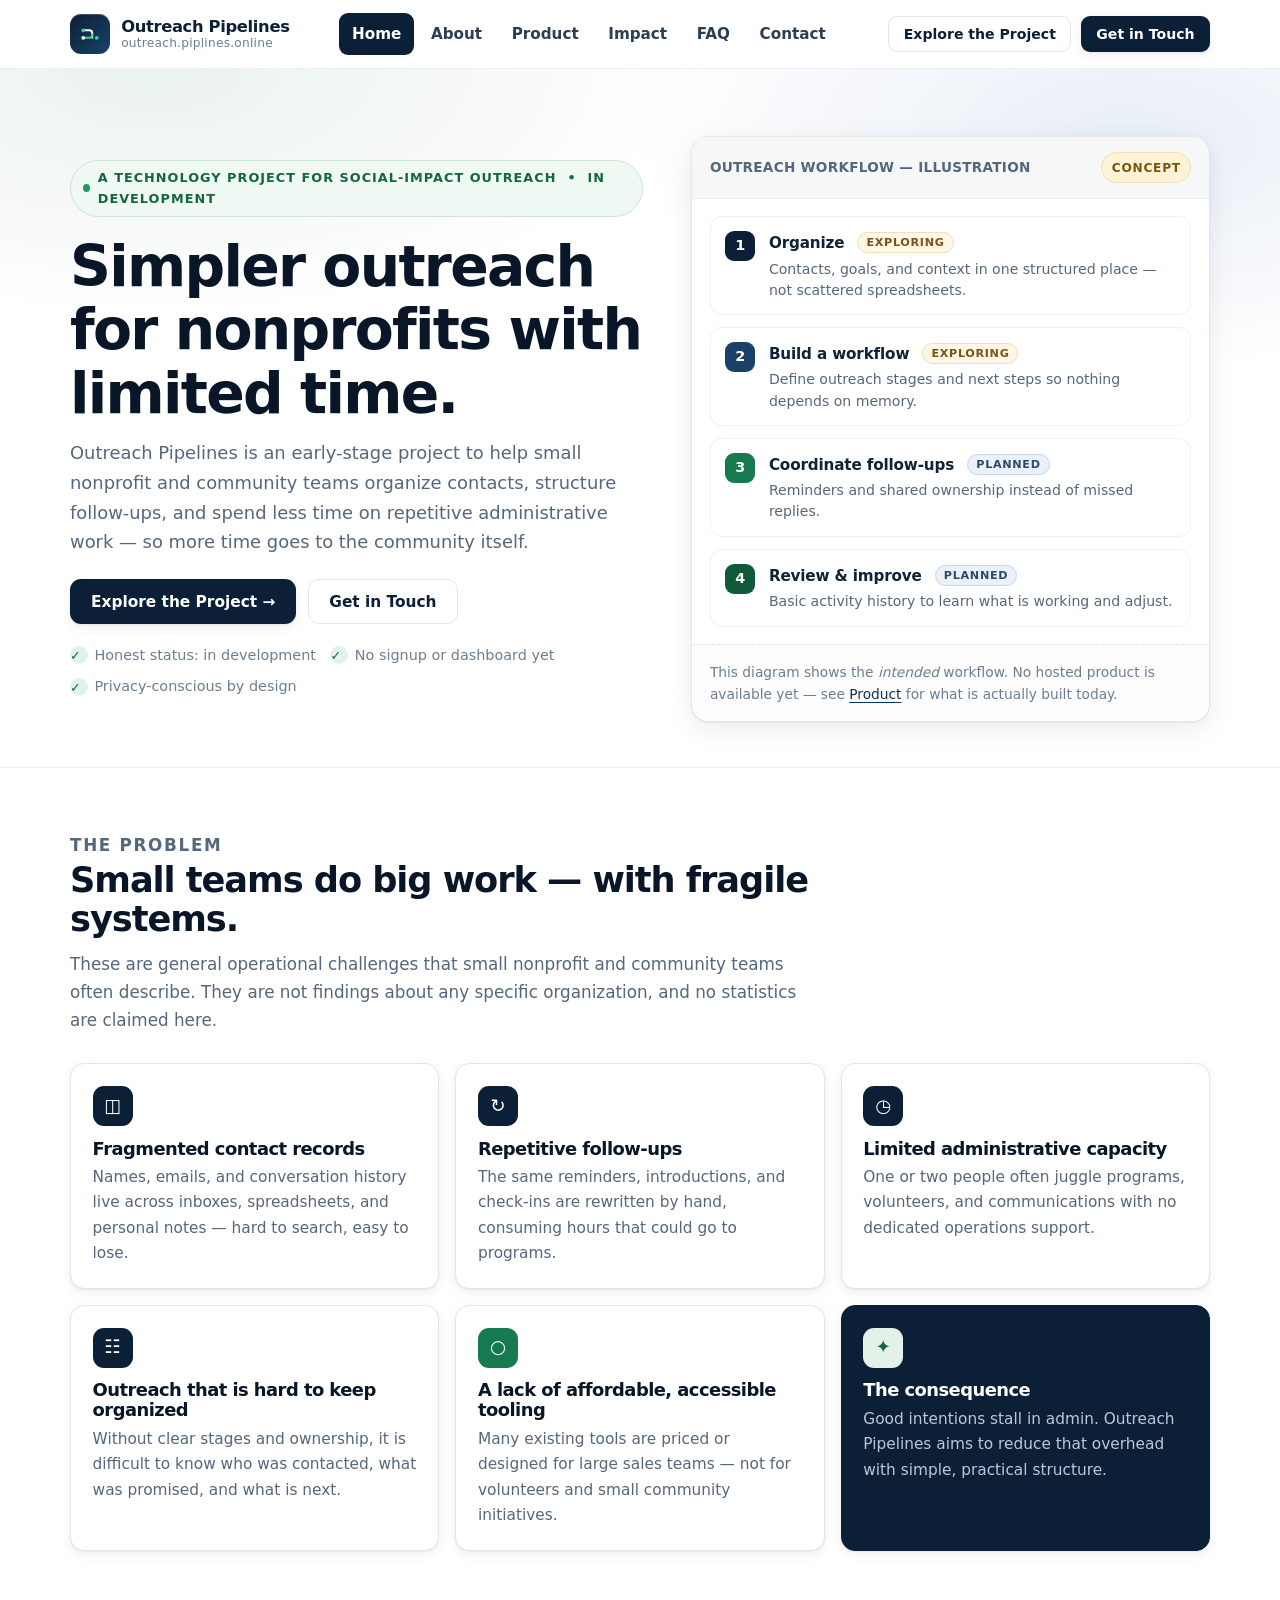
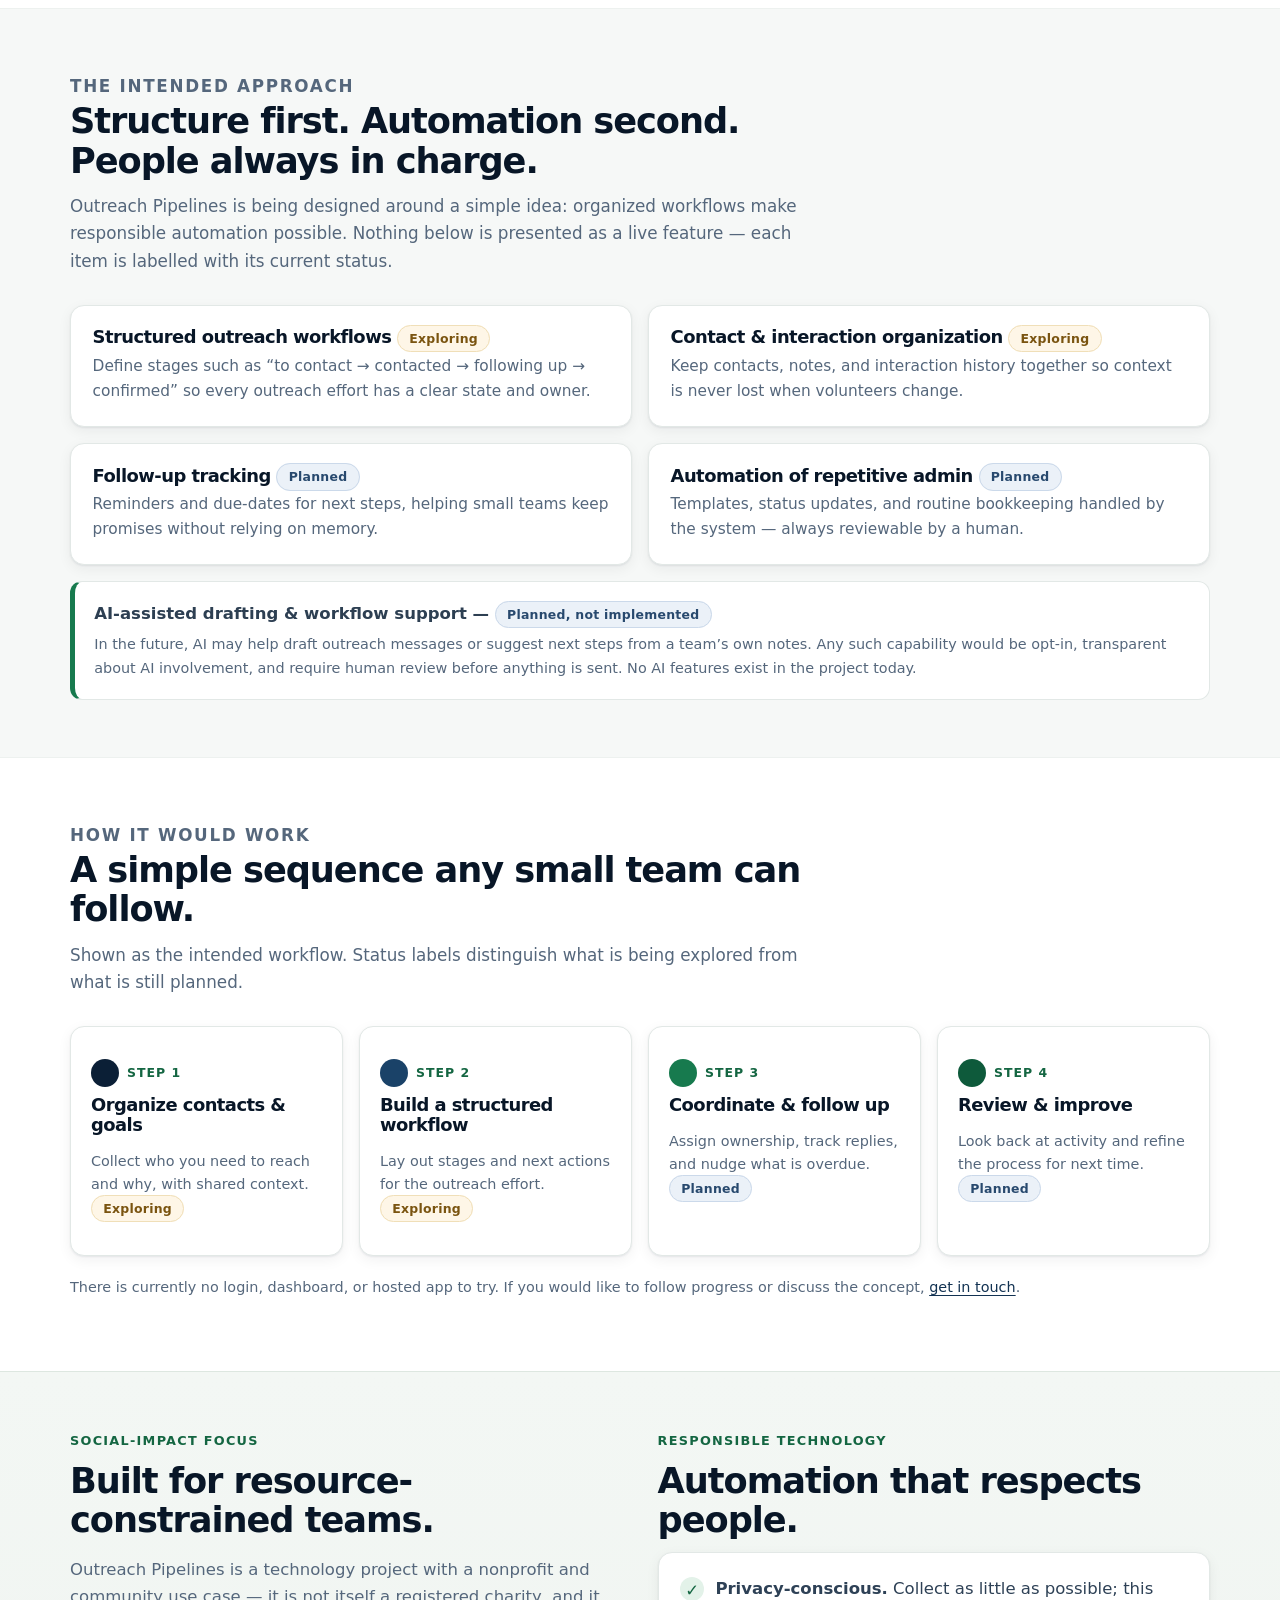
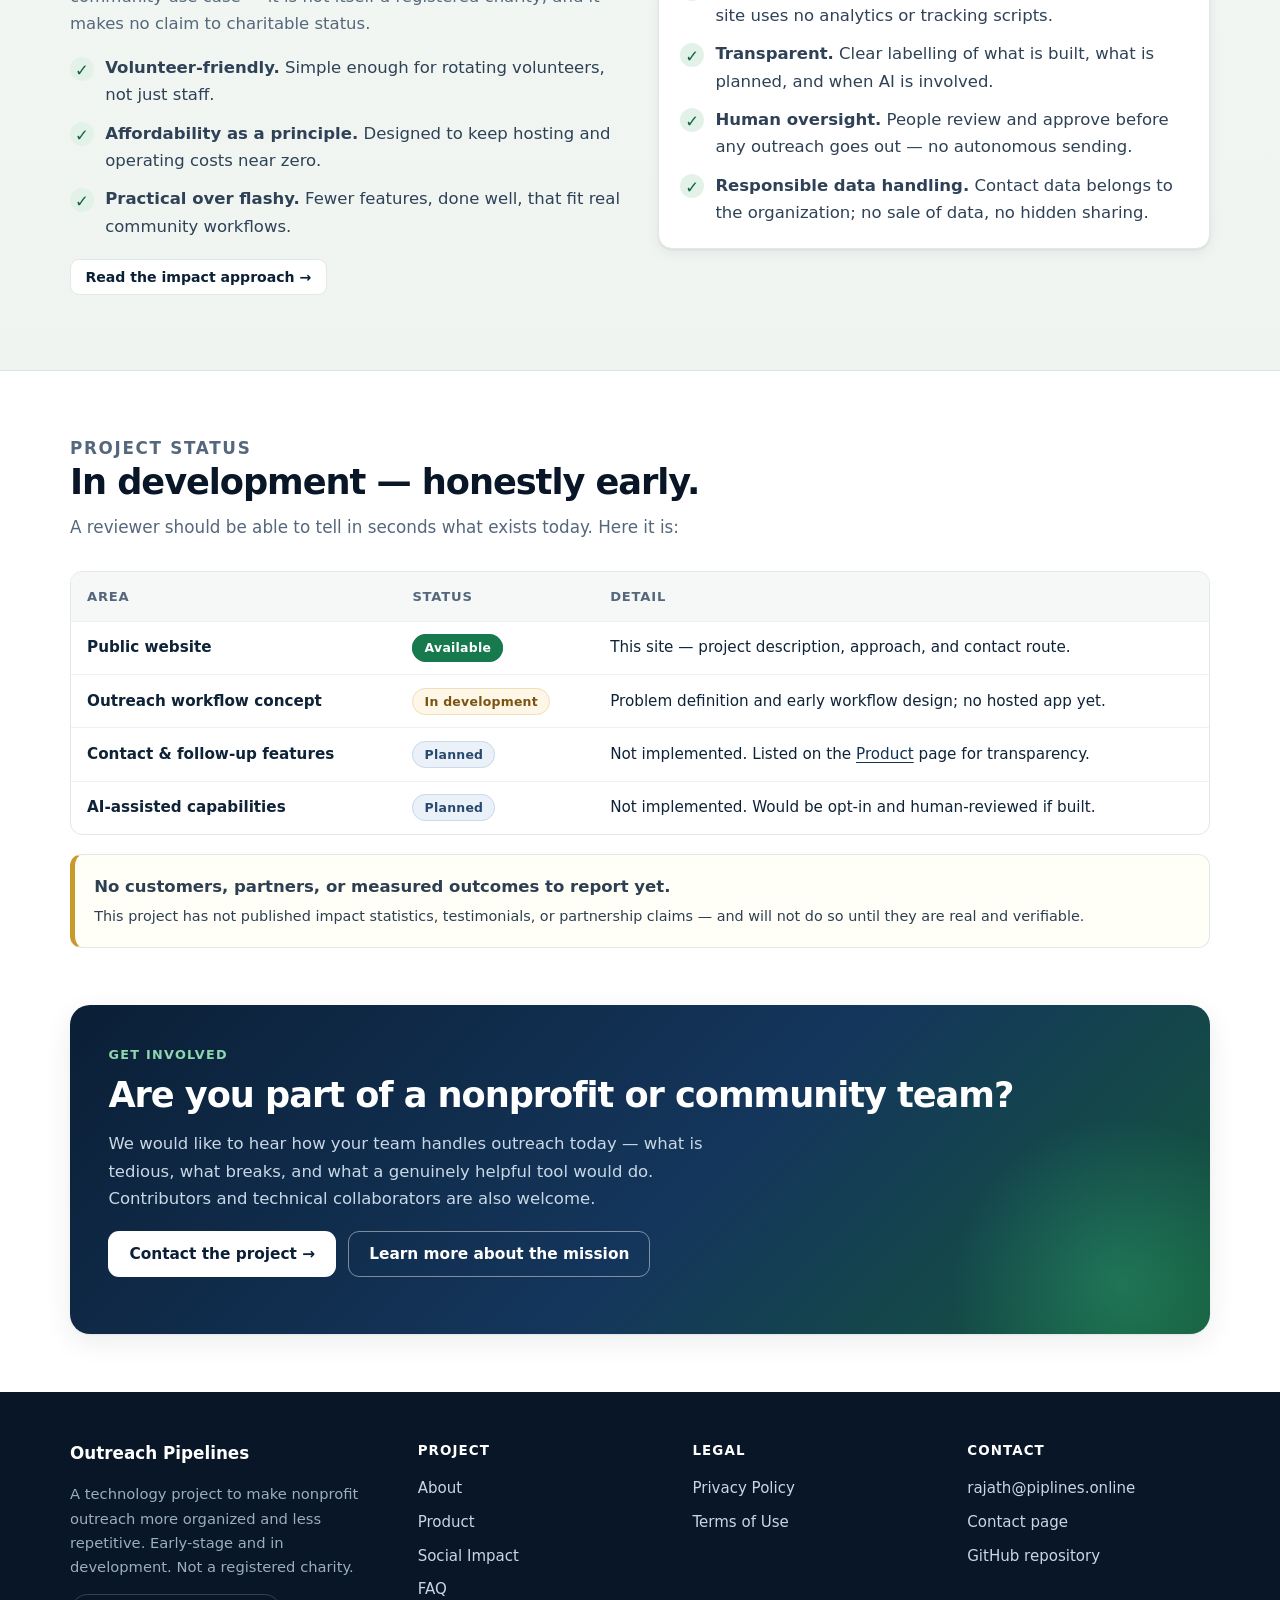
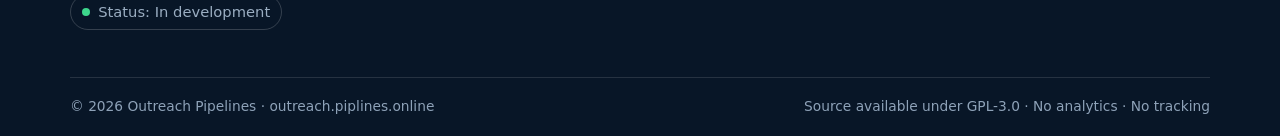
<file: index.html>
<!doctype html>
<html lang="en">
<head>
  <meta charset="utf-8">
  <meta name="viewport" content="width=device-width, initial-scale=1">
  <title>Outreach Pipelines — Simpler outreach for nonprofits with limited time</title>
  <meta name="description" content="Outreach Pipelines is an early-stage technology project helping small nonprofit and community teams organize outreach workflows, manage contacts responsibly, and reduce repetitive administrative work.">
  <link rel="canonical" href="https://outreach.piplines.online/">
  <meta property="og:type" content="website">
  <meta property="og:site_name" content="Outreach Pipelines">
  <meta property="og:title" content="Outreach Pipelines — Simpler outreach for nonprofits with limited time">
  <meta property="og:description" content="An early-stage technology project to organize nonprofit outreach, coordinate follow-ups, and reduce repetitive admin — with responsible, human-led automation.">
  <meta property="og:url" content="https://outreach.piplines.online/">
  <meta name="theme-color" content="#0B1F36">
  <link rel="icon" href="/favicon.svg" type="image/svg+xml">
  <link rel="stylesheet" href="/assets/css/styles.css">
  <script src="/assets/js/main.js" defer></script>
</head>
<body>
  <a class="skip-link" href="#main">Skip to content</a>

  <header class="site-header" data-header>
    <div class="container header-inner">
      <a class="brand" href="/" aria-label="Outreach Pipelines — home">
        <span class="brand-mark" aria-hidden="true">
          <svg width="24" height="24" viewBox="0 0 64 64" fill="none" aria-hidden="true">
            <path d="M14 22h16a8 8 0 0 1 8 8v12" stroke="#fff" stroke-width="5" stroke-linecap="round"/>
            <path d="M14 42h16a8 8 0 0 0 8-8" stroke="#3DD68C" stroke-width="5" stroke-linecap="round"/>
            <circle cx="14" cy="22" r="5" fill="#3DD68C"/><circle cx="14" cy="42" r="5" fill="#fff"/><circle cx="50" cy="42" r="5" fill="#3DD68C"/>
          </svg>
        </span>
        <span class="brand-text"><strong>Outreach Pipelines</strong><small>outreach.piplines.online</small></span>
      </a>
      <nav class="nav" data-nav aria-label="Primary">
        <a href="/" aria-current="page">Home</a>
        <a href="/about/">About</a>
        <a href="/product/">Product</a>
        <a href="/impact/">Impact</a>
        <a href="/faq/">FAQ</a>
        <a href="/contact/">Contact</a>
      </nav>
      <div class="header-cta">
        <a class="btn btn-secondary btn-small" href="/product/">Explore the Project</a>
        <a class="btn btn-primary btn-small" href="/contact/">Get in Touch</a>
        <button class="menu-button" type="button" data-menu-toggle aria-expanded="false" aria-controls="primary-nav">Menu ☰</button>
      </div>
    </div>
  </header>

  <main id="main">
    <!-- HERO -->
    <section class="hero">
      <div class="container hero-grid">
        <div>
          <p class="eyebrow"><span class="dot" aria-hidden="true"></span> A technology project for social-impact outreach &nbsp;•&nbsp; In development</p>
          <h1>Simpler outreach for nonprofits with limited time.</h1>
          <p class="lead">Outreach Pipelines is an early-stage project to help small nonprofit and community teams organize contacts, structure follow-ups, and spend less time on repetitive administrative work — so more time goes to the community itself.</p>
          <div class="hero-actions">
            <a class="btn btn-primary" href="/product/">Explore the Project →</a>
            <a class="btn btn-secondary" href="/contact/">Get in Touch</a>
          </div>
          <p class="hero-note">
            <span><span class="check" aria-hidden="true">✓</span> Honest status: in development</span>
            <span><span class="check" aria-hidden="true">✓</span> No signup or dashboard yet</span>
            <span><span class="check" aria-hidden="true">✓</span> Privacy-conscious by design</span>
          </p>
        </div>
        <div class="pipeline-card" role="img" aria-label="Illustration of a four-stage outreach workflow: organize, build, coordinate, review.">
          <div class="pipeline-card-head"><span>OUTREACH WORKFLOW — ILLUSTRATION</span><span class="status-pill">Concept</span></div>
          <div class="pipeline-steps">
            <div class="p-step"><span class="p-step-num">1</span><div><strong>Organize <span class="p-tag exploring">Exploring</span></strong><p>Contacts, goals, and context in one structured place — not scattered spreadsheets.</p></div></div>
            <div class="p-step"><span class="p-step-num">2</span><div><strong>Build a workflow <span class="p-tag exploring">Exploring</span></strong><p>Define outreach stages and next steps so nothing depends on memory.</p></div></div>
            <div class="p-step"><span class="p-step-num">3</span><div><strong>Coordinate follow-ups <span class="p-tag planned">Planned</span></strong><p>Reminders and shared ownership instead of missed replies.</p></div></div>
            <div class="p-step"><span class="p-step-num">4</span><div><strong>Review &amp; improve <span class="p-tag planned">Planned</span></strong><p>Basic activity history to learn what is working and adjust.</p></div></div>
          </div>
          <div class="pipeline-foot">This diagram shows the <em>intended</em> workflow. No hosted product is available yet — see <a href="/product/">Product</a> for what is actually built today.</div>
        </div>
      </div>
    </section>

    <!-- PROBLEM -->
    <section class="section">
      <div class="container">
        <div class="section-head">
          <p class="kicker">The problem</p>
          <h2>Small teams do big work — with fragile systems.</h2>
          <p>These are general operational challenges that small nonprofit and community teams often describe. They are not findings about any specific organization, and no statistics are claimed here.</p>
        </div>
        <div class="grid-3">
          <div class="card"><div class="icon" aria-hidden="true">◫</div><h3>Fragmented contact records</h3><p>Names, emails, and conversation history live across inboxes, spreadsheets, and personal notes — hard to search, easy to lose.</p></div>
          <div class="card"><div class="icon" aria-hidden="true">↻</div><h3>Repetitive follow-ups</h3><p>The same reminders, introductions, and check-ins are rewritten by hand, consuming hours that could go to programs.</p></div>
          <div class="card"><div class="icon" aria-hidden="true">◷</div><h3>Limited administrative capacity</h3><p>One or two people often juggle programs, volunteers, and communications with no dedicated operations support.</p></div>
          <div class="card"><div class="icon" aria-hidden="true">☷</div><h3>Outreach that is hard to keep organized</h3><p>Without clear stages and ownership, it is difficult to know who was contacted, what was promised, and what is next.</p></div>
          <div class="card"><div class="icon green" aria-hidden="true">○</div><h3>A lack of affordable, accessible tooling</h3><p>Many existing tools are priced or designed for large sales teams — not for volunteers and small community initiatives.</p></div>
          <div class="card" style="background:var(--navy-900);border-color:var(--navy-900);color:#E6EEF5"><div class="icon light" aria-hidden="true">✦</div><h3 style="color:#fff">The consequence</h3><p style="color:#B9C9DA">Good intentions stall in admin. Outreach Pipelines aims to reduce that overhead with simple, practical structure.</p></div>
        </div>
      </div>
    </section>

    <!-- SOLUTION -->
    <section class="section section-soft">
      <div class="container">
        <div class="section-head">
          <p class="kicker">The intended approach</p>
          <h2>Structure first. Automation second. People always in charge.</h2>
          <p>Outreach Pipelines is being designed around a simple idea: organized workflows make responsible automation possible. Nothing below is presented as a live feature — each item is labelled with its current status.</p>
        </div>
        <div class="grid-2">
          <div class="card"><h3>Structured outreach workflows <span class="badge soft-amber">Exploring</span></h3><p>Define stages such as “to contact → contacted → following up → confirmed” so every outreach effort has a clear state and owner.</p></div>
          <div class="card"><h3>Contact &amp; interaction organization <span class="badge soft-amber">Exploring</span></h3><p>Keep contacts, notes, and interaction history together so context is never lost when volunteers change.</p></div>
          <div class="card"><h3>Follow-up tracking <span class="badge soft-blue">Planned</span></h3><p>Reminders and due-dates for next steps, helping small teams keep promises without relying on memory.</p></div>
          <div class="card"><h3>Automation of repetitive admin <span class="badge soft-blue">Planned</span></h3><p>Templates, status updates, and routine bookkeeping handled by the system — always reviewable by a human.</p></div>
        </div>
        <div class="callout mt" style="margin-top:1rem">
          <strong>AI-assisted drafting &amp; workflow support — <span class="badge soft-blue">Planned, not implemented</span></strong>
          <p class="small muted" style="margin:.4rem 0 0">In the future, AI may help draft outreach messages or suggest next steps from a team’s own notes. Any such capability would be opt-in, transparent about AI involvement, and require human review before anything is sent. No AI features exist in the project today.</p>
        </div>
      </div>
    </section>

    <!-- HOW IT WORKS -->
    <section class="section">
      <div class="container">
        <div class="section-head">
          <p class="kicker">How it would work</p>
          <h2>A simple sequence any small team can follow.</h2>
          <p>Shown as the intended workflow. Status labels distinguish what is being explored from what is still planned.</p>
        </div>
        <div class="steps">
          <div class="step"><p class="step-num">Step 1</p><h3>Organize contacts &amp; goals</h3><p class="small muted">Collect who you need to reach and why, with shared context. <span class="badge soft-amber">Exploring</span></p></div>
          <div class="step"><p class="step-num">Step 2</p><h3>Build a structured workflow</h3><p class="small muted">Lay out stages and next actions for the outreach effort. <span class="badge soft-amber">Exploring</span></p></div>
          <div class="step"><p class="step-num">Step 3</p><h3>Coordinate &amp; follow up</h3><p class="small muted">Assign ownership, track replies, and nudge what is overdue. <span class="badge soft-blue">Planned</span></p></div>
          <div class="step"><p class="step-num">Step 4</p><h3>Review &amp; improve</h3><p class="small muted">Look back at activity and refine the process for next time. <span class="badge soft-blue">Planned</span></p></div>
        </div>
        <p class="small muted mt">There is currently no login, dashboard, or hosted app to try. If you would like to follow progress or discuss the concept, <a href="/contact/">get in touch</a>.</p>
      </div>
    </section>

    <!-- IMPACT + RESPONSIBLE -->
    <section class="section section-tint">
      <div class="container split">
        <div>
          <p class="kicker">Social-impact focus</p>
          <h2>Built for resource-constrained teams.</h2>
          <p class="muted">Outreach Pipelines is a technology project with a nonprofit and community use case — it is not itself a registered charity, and it makes no claim to charitable status.</p>
          <ul class="list-clean">
            <li><span class="tick" aria-hidden="true">✓</span><span><strong>Volunteer-friendly.</strong> Simple enough for rotating volunteers, not just staff.</span></li>
            <li><span class="tick" aria-hidden="true">✓</span><span><strong>Affordability as a principle.</strong> Designed to keep hosting and operating costs near zero.</span></li>
            <li><span class="tick" aria-hidden="true">✓</span><span><strong>Practical over flashy.</strong> Fewer features, done well, that fit real community workflows.</span></li>
          </ul>
          <p class="mt"><a class="btn btn-secondary btn-small" href="/impact/">Read the impact approach →</a></p>
        </div>
        <div>
          <p class="kicker">Responsible technology</p>
          <h2>Automation that respects people.</h2>
          <div class="card">
            <ul class="list-clean" style="margin-top:0">
              <li><span class="tick" aria-hidden="true">✓</span><span><strong>Privacy-conscious.</strong> Collect as little as possible; this site uses no analytics or tracking scripts.</span></li>
              <li><span class="tick" aria-hidden="true">✓</span><span><strong>Transparent.</strong> Clear labelling of what is built, what is planned, and when AI is involved.</span></li>
              <li><span class="tick" aria-hidden="true">✓</span><span><strong>Human oversight.</strong> People review and approve before any outreach goes out — no autonomous sending.</span></li>
              <li><span class="tick" aria-hidden="true">✓</span><span><strong>Responsible data handling.</strong> Contact data belongs to the organization; no sale of data, no hidden sharing.</span></li>
            </ul>
          </div>
        </div>
      </div>
    </section>

    <!-- STATUS -->
    <section class="section">
      <div class="container">
        <div class="section-head">
          <p class="kicker">Project status</p>
          <h2>In development — honestly early.</h2>
          <p>A reviewer should be able to tell in seconds what exists today. Here it is:</p>
        </div>
        <div class="table-wrap">
          <table>
            <thead><tr><th scope="col">Area</th><th scope="col">Status</th><th scope="col">Detail</th></tr></thead>
            <tbody>
              <tr><td><strong>Public website</strong></td><td><span class="badge solid-green">Available</span></td><td>This site — project description, approach, and contact route.</td></tr>
              <tr><td><strong>Outreach workflow concept</strong></td><td><span class="badge soft-amber">In development</span></td><td>Problem definition and early workflow design; no hosted app yet.</td></tr>
              <tr><td><strong>Contact &amp; follow-up features</strong></td><td><span class="badge soft-blue">Planned</span></td><td>Not implemented. Listed on the <a href="/product/">Product</a> page for transparency.</td></tr>
              <tr><td><strong>AI-assisted capabilities</strong></td><td><span class="badge soft-blue">Planned</span></td><td>Not implemented. Would be opt-in and human-reviewed if built.</td></tr>
            </tbody>
          </table>
        </div>
        <div class="callout amber mt"><strong>No customers, partners, or measured outcomes to report yet.</strong><p class="small" style="margin:.35rem 0 0">This project has not published impact statistics, testimonials, or partnership claims — and will not do so until they are real and verifiable.</p></div>
      </div>
    </section>

    <!-- FINAL CTA -->
    <section class="section" style="padding-top:0">
      <div class="container">
        <div class="cta-band">
          <p class="kicker" style="color:#8FD6AE">Get involved</p>
          <h2>Are you part of a nonprofit or community team?</h2>
          <p>We would like to hear how your team handles outreach today — what is tedious, what breaks, and what a genuinely helpful tool would do. Contributors and technical collaborators are also welcome.</p>
          <div class="hero-actions">
            <a class="btn btn-light" href="/contact/">Contact the project →</a>
            <a class="btn btn-outline-light" href="/about/">Learn more about the mission</a>
          </div>
        </div>
      </div>
    </section>
  </main>

  <footer class="site-footer">
    <div class="container">
      <div class="footer-grid">
        <div class="footer-brand">
          <strong>Outreach Pipelines</strong>
          <p>A technology project to make nonprofit outreach more organized and less repetitive. Early-stage and in development. Not a registered charity.</p>
          <p><span class="footer-status"><i aria-hidden="true"></i> Status: In development</span></p>
        </div>
        <div class="footer-col"><h4>Project</h4><ul><li><a href="/about/">About</a></li><li><a href="/product/">Product</a></li><li><a href="/impact/">Social Impact</a></li><li><a href="/faq/">FAQ</a></li></ul></div>
        <div class="footer-col"><h4>Legal</h4><ul><li><a href="/privacy/">Privacy Policy</a></li><li><a href="/terms/">Terms of Use</a></li></ul></div>
        <div class="footer-col"><h4>Contact</h4><ul><li><a href="mailto:rajath@piplines.online">rajath@piplines.online</a></li><li><a href="/contact/">Contact page</a></li><li><a href="https://github.com/Rajathk6/Outreach_piplines" rel="noopener">GitHub repository</a></li></ul></div>
      </div>
      <div class="footer-bottom">
        <span>© <span data-year>2026</span> Outreach Pipelines · outreach.piplines.online</span>
        <span>Source available under GPL-3.0 · No analytics · No tracking</span>
      </div>
    </div>
  </footer>
</body>
</html>
</file>
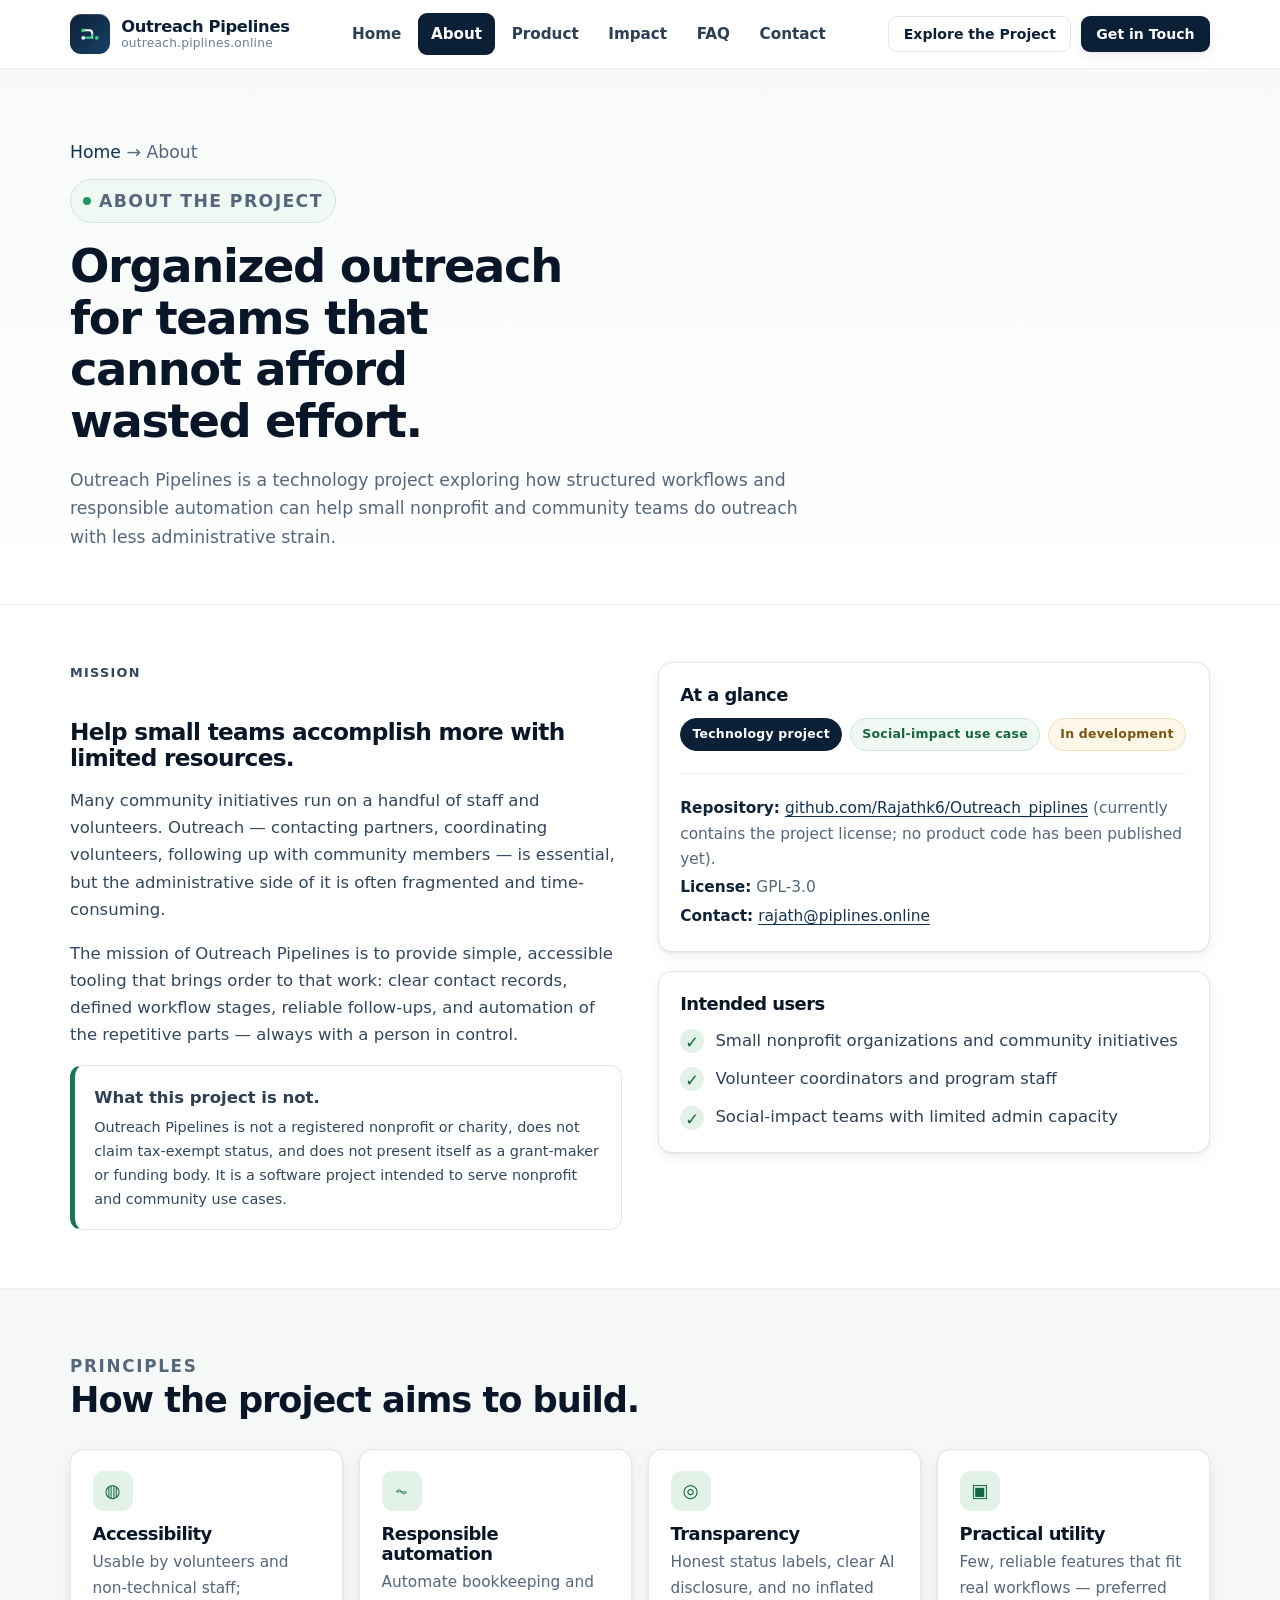
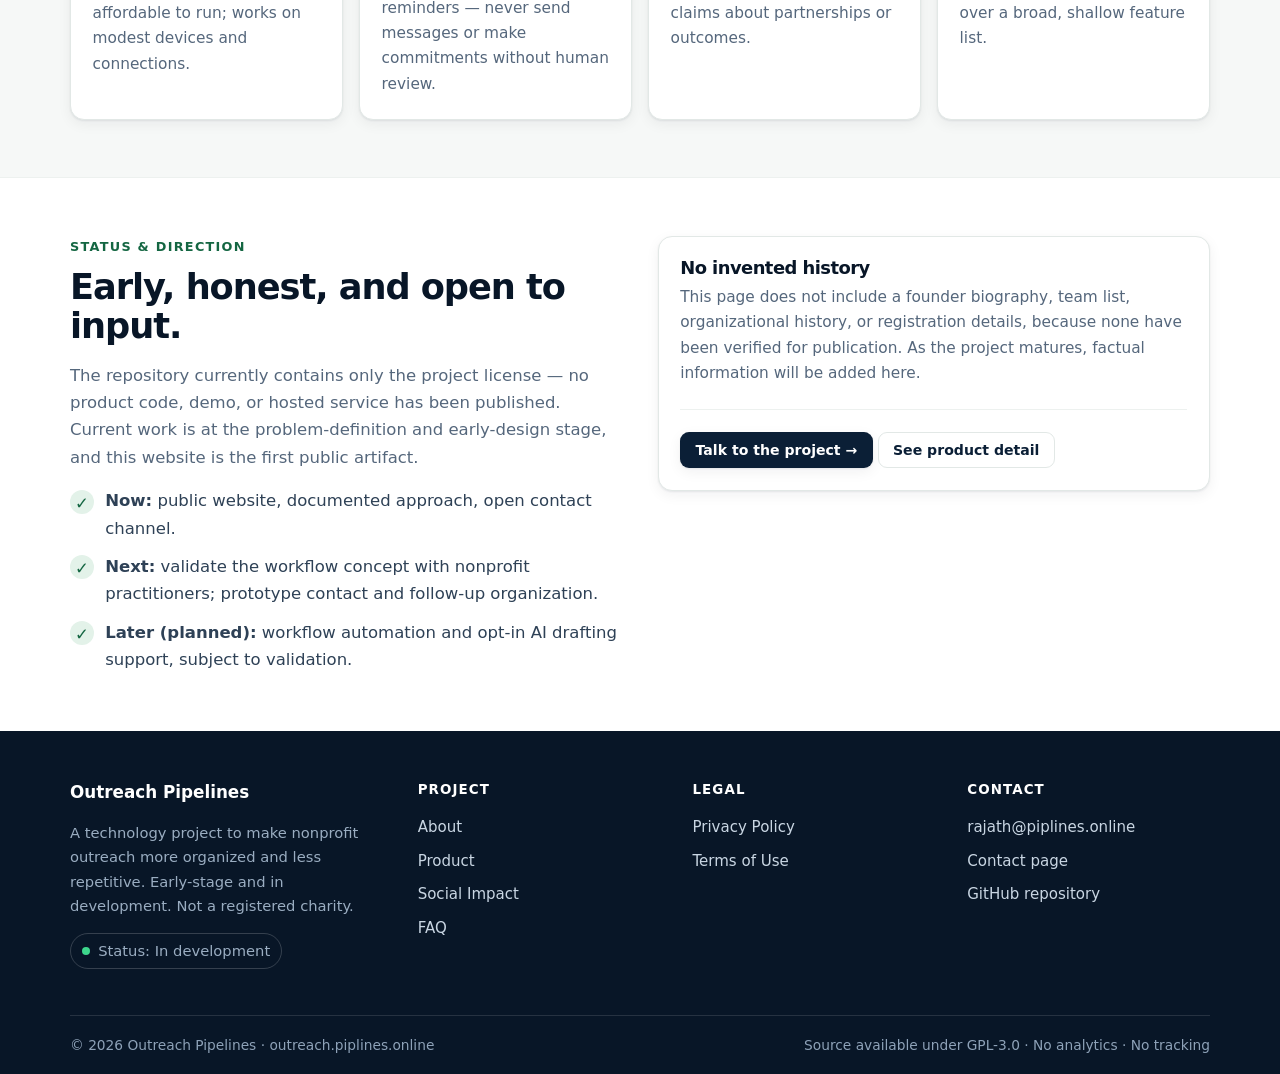
<file: about/index.html>
<!doctype html>
<html lang="en">
<head>
  <meta charset="utf-8">
  <meta name="viewport" content="width=device-width, initial-scale=1">
  <title>About — Outreach Pipelines</title>
  <meta name="description" content="The mission, intended users, principles, and honest development status of Outreach Pipelines, a technology project for nonprofit outreach.">
  <link rel="canonical" href="https://outreach.piplines.online/about/">
  <meta property="og:type" content="website">
  <meta property="og:site_name" content="Outreach Pipelines">
  <meta property="og:title" content="About — Outreach Pipelines">
  <meta property="og:description" content="Mission, intended users, product principles, and current status of the Outreach Pipelines project.">
  <meta property="og:url" content="https://outreach.piplines.online/about/">
  <meta name="theme-color" content="#0B1F36">
  <link rel="icon" href="/favicon.svg" type="image/svg+xml">
  <link rel="stylesheet" href="/assets/css/styles.css">
  <script src="/assets/js/main.js" defer></script>
</head>
<body>
  <a class="skip-link" href="#main">Skip to content</a>
  <header class="site-header" data-header>
    <div class="container header-inner">
      <a class="brand" href="/" aria-label="Outreach Pipelines — home">
        <span class="brand-mark" aria-hidden="true"><svg width="24" height="24" viewBox="0 0 64 64" fill="none" aria-hidden="true"><path d="M14 22h16a8 8 0 0 1 8 8v12" stroke="#fff" stroke-width="5" stroke-linecap="round"/><path d="M14 42h16a8 8 0 0 0 8-8" stroke="#3DD68C" stroke-width="5" stroke-linecap="round"/><circle cx="14" cy="22" r="5" fill="#3DD68C"/><circle cx="14" cy="42" r="5" fill="#fff"/><circle cx="50" cy="42" r="5" fill="#3DD68C"/></svg></span>
        <span class="brand-text"><strong>Outreach Pipelines</strong><small>outreach.piplines.online</small></span>
      </a>
      <nav class="nav" data-nav aria-label="Primary">
        <a href="/">Home</a><a href="/about/" aria-current="page">About</a><a href="/product/">Product</a><a href="/impact/">Impact</a><a href="/faq/">FAQ</a><a href="/contact/">Contact</a>
      </nav>
      <div class="header-cta">
        <a class="btn btn-secondary btn-small" href="/product/">Explore the Project</a>
        <a class="btn btn-primary btn-small" href="/contact/">Get in Touch</a>
        <button class="menu-button" type="button" data-menu-toggle aria-expanded="false">Menu ☰</button>
      </div>
    </div>
  </header>
  <main id="main">
    <section class="page-hero"><div class="container">
      <p class="breadcrumbs"><a href="/">Home</a> → About</p>
      <p class="eyebrow"><span class="dot" aria-hidden="true"></span> About the project</p>
      <h1>Organized outreach for teams that cannot afford wasted effort.</h1>
      <p>Outreach Pipelines is a technology project exploring how structured workflows and responsible automation can help small nonprofit and community teams do outreach with less administrative strain.</p>
    </div></section>

    <section class="section"><div class="container split">
      <div class="prose">
        <p class="kicker">Mission</p>
        <h2>Help small teams accomplish more with limited resources.</h2>
        <p>Many community initiatives run on a handful of staff and volunteers. Outreach — contacting partners, coordinating volunteers, following up with community members — is essential, but the administrative side of it is often fragmented and time-consuming.</p>
        <p>The mission of Outreach Pipelines is to provide simple, accessible tooling that brings order to that work: clear contact records, defined workflow stages, reliable follow-ups, and automation of the repetitive parts — always with a person in control.</p>
        <div class="callout"><strong>What this project is not.</strong><p class="small" style="margin:.35rem 0 0">Outreach Pipelines is not a registered nonprofit or charity, does not claim tax-exempt status, and does not present itself as a grant-maker or funding body. It is a software project intended to serve nonprofit and community use cases.</p></div>
      </div>
      <div>
        <div class="card"><h3>At a glance</h3>
          <div class="badge-row"><span class="badge solid-dark">Technology project</span><span class="badge soft-green">Social-impact use case</span><span class="badge soft-amber">In development</span></div>
          <div class="divider"></div>
          <p class="small muted"><strong style="color:var(--ink)">Repository:</strong> <a href="https://github.com/Rajathk6/Outreach_piplines" rel="noopener">github.com/Rajathk6/Outreach_piplines</a> (currently contains the project license; no product code has been published yet).</p>
          <p class="small muted"><strong style="color:var(--ink)">License:</strong> GPL-3.0</p>
          <p class="small muted"><strong style="color:var(--ink)">Contact:</strong> <a href="mailto:rajath@piplines.online">rajath@piplines.online</a></p>
        </div>
        <div class="card mt"><h3>Intended users</h3><ul class="list-clean"><li><span class="tick">✓</span><span>Small nonprofit organizations and community initiatives</span></li><li><span class="tick">✓</span><span>Volunteer coordinators and program staff</span></li><li><span class="tick">✓</span><span>Social-impact teams with limited admin capacity</span></li></ul></div>
      </div>
    </div></section>

    <section class="section section-soft"><div class="container">
      <div class="section-head"><p class="kicker">Principles</p><h2>How the project aims to build.</h2></div>
      <div class="grid-4">
        <div class="card"><div class="icon light">◍</div><h3>Accessibility</h3><p>Usable by volunteers and non-technical staff; affordable to run; works on modest devices and connections.</p></div>
        <div class="card"><div class="icon light">⏦</div><h3>Responsible automation</h3><p>Automate bookkeeping and reminders — never send messages or make commitments without human review.</p></div>
        <div class="card"><div class="icon light">◎</div><h3>Transparency</h3><p>Honest status labels, clear AI disclosure, and no inflated claims about partnerships or outcomes.</p></div>
        <div class="card"><div class="icon light">▣</div><h3>Practical utility</h3><p>Few, reliable features that fit real workflows — preferred over a broad, shallow feature list.</p></div>
      </div>
    </div></section>

    <section class="section"><div class="container split">
      <div><p class="kicker">Status &amp; direction</p><h2>Early, honest, and open to input.</h2>
        <p class="muted">The repository currently contains only the project license — no product code, demo, or hosted service has been published. Current work is at the problem-definition and early-design stage, and this website is the first public artifact.</p>
        <ul class="list-clean"><li><span class="tick">✓</span><span><strong>Now:</strong> public website, documented approach, open contact channel.</span></li><li><span class="tick">✓</span><span><strong>Next:</strong> validate the workflow concept with nonprofit practitioners; prototype contact and follow-up organization.</span></li><li><span class="tick">✓</span><span><strong>Later (planned):</strong> workflow automation and opt-in AI drafting support, subject to validation.</span></li></ul>
      </div>
      <div class="card"><h3>No invented history</h3><p class="small muted">This page does not include a founder biography, team list, organizational history, or registration details, because none have been verified for publication. As the project matures, factual information will be added here.</p><div class="divider"></div><p><a class="btn btn-primary btn-small" href="/contact/">Talk to the project →</a> <a class="btn btn-secondary btn-small" href="/product/">See product detail</a></p></div>
    </div></section>
  </main>
  <footer class="site-footer"><div class="container">
    <div class="footer-grid"><div class="footer-brand"><strong>Outreach Pipelines</strong><p>A technology project to make nonprofit outreach more organized and less repetitive. Early-stage and in development. Not a registered charity.</p><p><span class="footer-status"><i></i> Status: In development</span></p></div>
    <div class="footer-col"><h4>Project</h4><ul><li><a href="/about/">About</a></li><li><a href="/product/">Product</a></li><li><a href="/impact/">Social Impact</a></li><li><a href="/faq/">FAQ</a></li></ul></div>
    <div class="footer-col"><h4>Legal</h4><ul><li><a href="/privacy/">Privacy Policy</a></li><li><a href="/terms/">Terms of Use</a></li></ul></div>
    <div class="footer-col"><h4>Contact</h4><ul><li><a href="mailto:rajath@piplines.online">rajath@piplines.online</a></li><li><a href="/contact/">Contact page</a></li><li><a href="https://github.com/Rajathk6/Outreach_piplines" rel="noopener">GitHub repository</a></li></ul></div></div>
    <div class="footer-bottom"><span>© <span data-year>2026</span> Outreach Pipelines · outreach.piplines.online</span><span>Source available under GPL-3.0 · No analytics · No tracking</span></div>
  </div></footer>
</body>
</html>
</file>
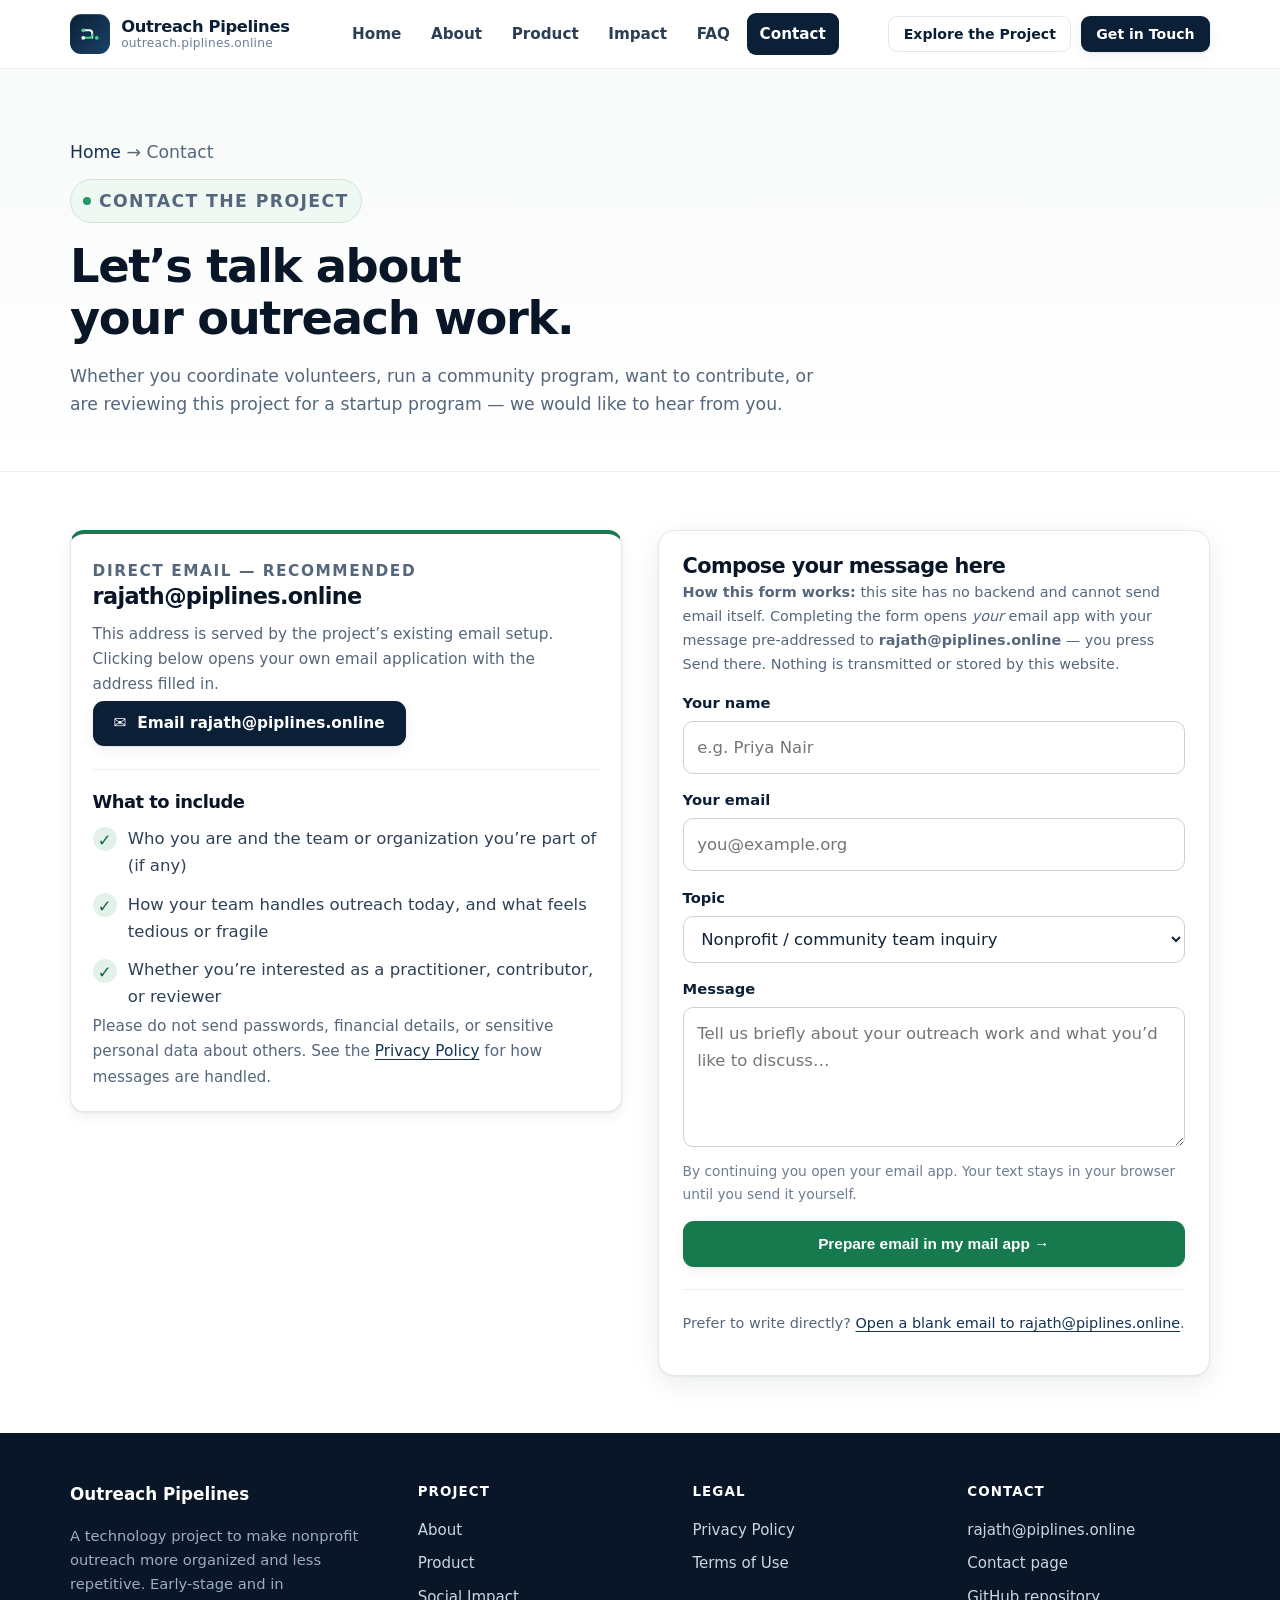
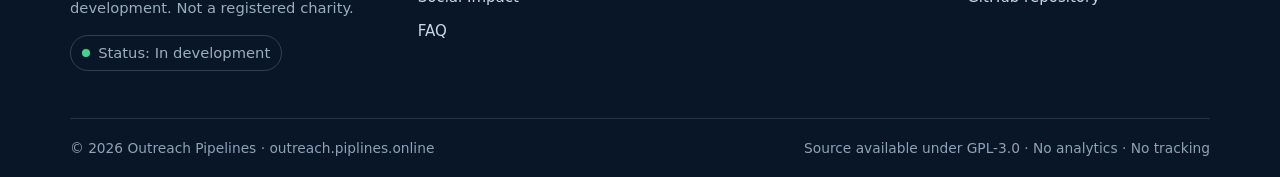
<file: contact/index.html>
<!doctype html>
<html lang="en">
<head>
  <meta charset="utf-8">
  <meta name="viewport" content="width=device-width, initial-scale=1">
  <title>Contact — Outreach Pipelines</title>
  <meta name="description" content="Contact Outreach Pipelines at rajath@piplines.online. For nonprofit teams, contributors, and collaborators interested in organized outreach.">
  <link rel="canonical" href="https://outreach.piplines.online/contact/">
  <meta property="og:type" content="website">
  <meta property="og:site_name" content="Outreach Pipelines">
  <meta property="og:title" content="Contact — Outreach Pipelines">
  <meta property="og:description" content="Reach the Outreach Pipelines project at rajath@piplines.online. Nonprofit teams, contributors, and collaborators welcome.">
  <meta property="og:url" content="https://outreach.piplines.online/contact/">
  <meta name="theme-color" content="#0B1F36">
  <link rel="icon" href="/favicon.svg" type="image/svg+xml">
  <link rel="stylesheet" href="/assets/css/styles.css">
  <script src="/assets/js/main.js" defer></script>
</head>
<body>
  <a class="skip-link" href="#main">Skip to content</a>
  <header class="site-header" data-header>
    <div class="container header-inner">
      <a class="brand" href="/" aria-label="Outreach Pipelines — home">
        <span class="brand-mark" aria-hidden="true"><svg width="24" height="24" viewBox="0 0 64 64" fill="none" aria-hidden="true"><path d="M14 22h16a8 8 0 0 1 8 8v12" stroke="#fff" stroke-width="5" stroke-linecap="round"/><path d="M14 42h16a8 8 0 0 0 8-8" stroke="#3DD68C" stroke-width="5" stroke-linecap="round"/><circle cx="14" cy="22" r="5" fill="#3DD68C"/><circle cx="14" cy="42" r="5" fill="#fff"/><circle cx="50" cy="42" r="5" fill="#3DD68C"/></svg></span>
        <span class="brand-text"><strong>Outreach Pipelines</strong><small>outreach.piplines.online</small></span>
      </a>
      <nav class="nav" data-nav aria-label="Primary">
        <a href="/">Home</a><a href="/about/">About</a><a href="/product/">Product</a><a href="/impact/">Impact</a><a href="/faq/">FAQ</a><a href="/contact/" aria-current="page">Contact</a>
      </nav>
      <div class="header-cta">
        <a class="btn btn-secondary btn-small" href="/product/">Explore the Project</a>
        <a class="btn btn-primary btn-small" href="/contact/">Get in Touch</a>
        <button class="menu-button" type="button" data-menu-toggle aria-expanded="false">Menu ☰</button>
      </div>
    </div>
  </header>
  <main id="main">
    <section class="page-hero"><div class="container">
      <p class="breadcrumbs"><a href="/">Home</a> → Contact</p>
      <p class="eyebrow"><span class="dot"></span> Contact the project</p>
      <h1>Let’s talk about your outreach work.</h1>
      <p>Whether you coordinate volunteers, run a community program, want to contribute, or are reviewing this project for a startup program — we would like to hear from you.</p>
    </div></section>
    <section class="section"><div class="container split">
      <div>
        <div class="card" style="border-top:4px solid var(--green-600)">
          <p class="kicker">Direct email — recommended</p>
          <h2 style="font-size:1.4rem">rajath@piplines.online</h2>
          <p class="small muted">This address is served by the project’s existing email setup. Clicking below opens your own email application with the address filled in.</p>
          <p><a class="btn btn-primary" href="mailto:rajath@piplines.online?subject=%5BOutreach%20Pipelines%5D%20Hello">✉&nbsp; Email rajath@piplines.online</a></p>
          <div class="divider"></div>
          <h3>What to include</h3>
          <ul class="list-clean">
            <li><span class="tick">✓</span><span>Who you are and the team or organization you’re part of (if any)</span></li>
            <li><span class="tick">✓</span><span>How your team handles outreach today, and what feels tedious or fragile</span></li>
            <li><span class="tick">✓</span><span>Whether you’re interested as a practitioner, contributor, or reviewer</span></li>
          </ul>
          <p class="small muted">Please do not send passwords, financial details, or sensitive personal data about others. See the <a href="/privacy/">Privacy Policy</a> for how messages are handled.</p>
        </div>
      </div>
      <div>
        <div class="form-card">
          <h2 style="font-size:1.3rem;margin-bottom:.2rem">Compose your message here</h2>
          <p class="small muted" style="margin-top:0"><strong>How this form works:</strong> this site has no backend and cannot send email itself. Completing the form opens <em>your</em> email app with your message pre-addressed to <strong>rajath@piplines.online</strong> — you press Send there. Nothing is transmitted or stored by this website.</p>
          <form data-contact-form novalidate>
            <label for="cf-name">Your name</label>
            <input type="text" id="cf-name" name="name" autocomplete="name" placeholder="e.g. Priya Nair" required>
            <label for="cf-email">Your email</label>
            <input type="email" id="cf-email" name="email" autocomplete="email" placeholder="you@example.org" required>
            <label for="cf-topic">Topic</label>
            <select id="cf-topic" name="topic">
              <option>Nonprofit / community team inquiry</option>
              <option>Contributor / collaborator</option>
              <option>Startup program reviewer</option>
              <option>Privacy or legal question</option>
              <option>Something else</option>
            </select>
            <label for="cf-message">Message</label>
            <textarea id="cf-message" name="message" placeholder="Tell us briefly about your outreach work and what you’d like to discuss…" required></textarea>
            <p class="hint">By continuing you open your email app. Your text stays in your browser until you send it yourself.</p>
            <p style="margin-top:1rem"><button class="btn btn-accent" type="submit" style="width:100%">Prepare email in my mail app →</button></p>
            <div class="form-status" data-form-status></div>
          </form>
          <div class="divider"></div>
          <p class="small muted">Prefer to write directly? <a href="mailto:rajath@piplines.online?subject=%5BOutreach%20Pipelines%5D%20Hello">Open a blank email to rajath@piplines.online</a>.</p>
        </div>
      </div>
    </div></section>
  </main>
  <footer class="site-footer"><div class="container">
    <div class="footer-grid"><div class="footer-brand"><strong>Outreach Pipelines</strong><p>A technology project to make nonprofit outreach more organized and less repetitive. Early-stage and in development. Not a registered charity.</p><p><span class="footer-status"><i></i> Status: In development</span></p></div>
    <div class="footer-col"><h4>Project</h4><ul><li><a href="/about/">About</a></li><li><a href="/product/">Product</a></li><li><a href="/impact/">Social Impact</a></li><li><a href="/faq/">FAQ</a></li></ul></div>
    <div class="footer-col"><h4>Legal</h4><ul><li><a href="/privacy/">Privacy Policy</a></li><li><a href="/terms/">Terms of Use</a></li></ul></div>
    <div class="footer-col"><h4>Contact</h4><ul><li><a href="mailto:rajath@piplines.online">rajath@piplines.online</a></li><li><a href="/contact/">Contact page</a></li><li><a href="https://github.com/Rajathk6/Outreach_piplines" rel="noopener">GitHub repository</a></li></ul></div></div>
    <div class="footer-bottom"><span>© <span data-year>2026</span> Outreach Pipelines · outreach.piplines.online</span><span>Source available under GPL-3.0 · No analytics · No tracking</span></div>
  </div></footer>
</body>
</html>
</file>
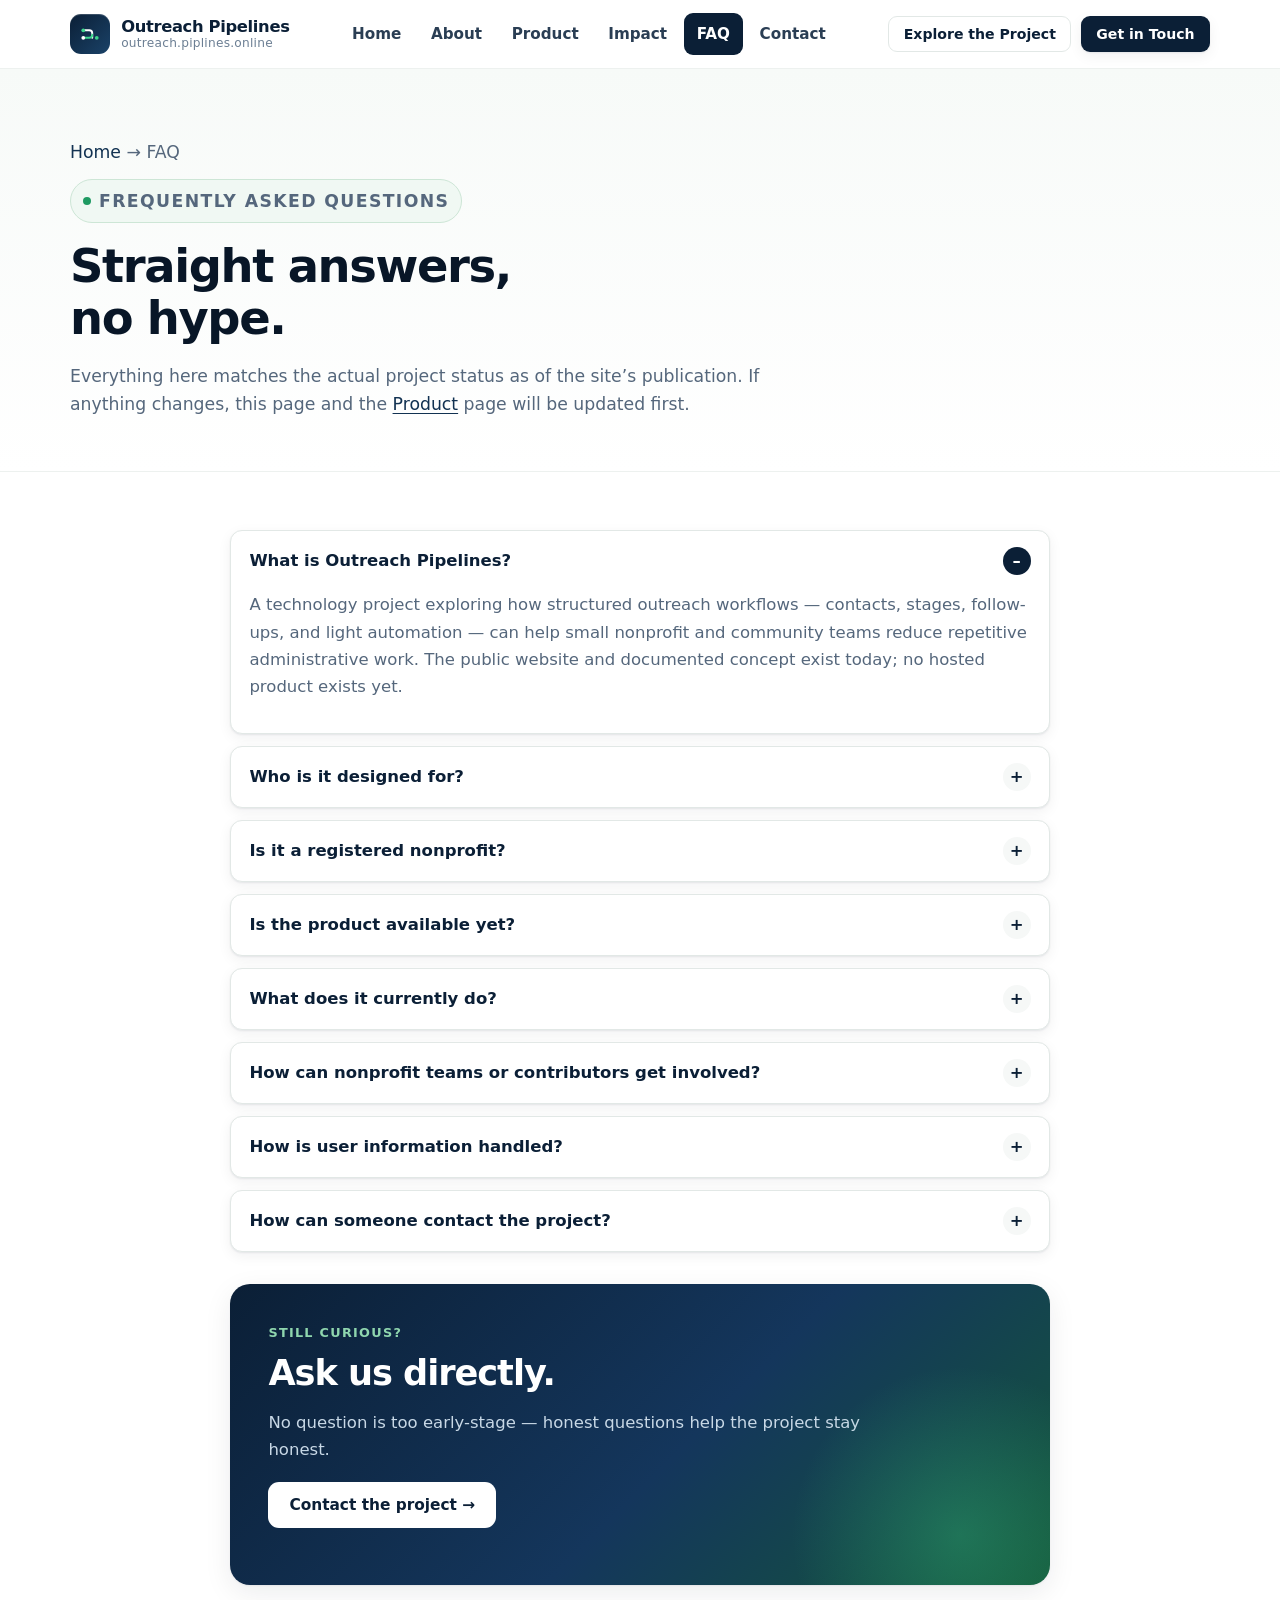
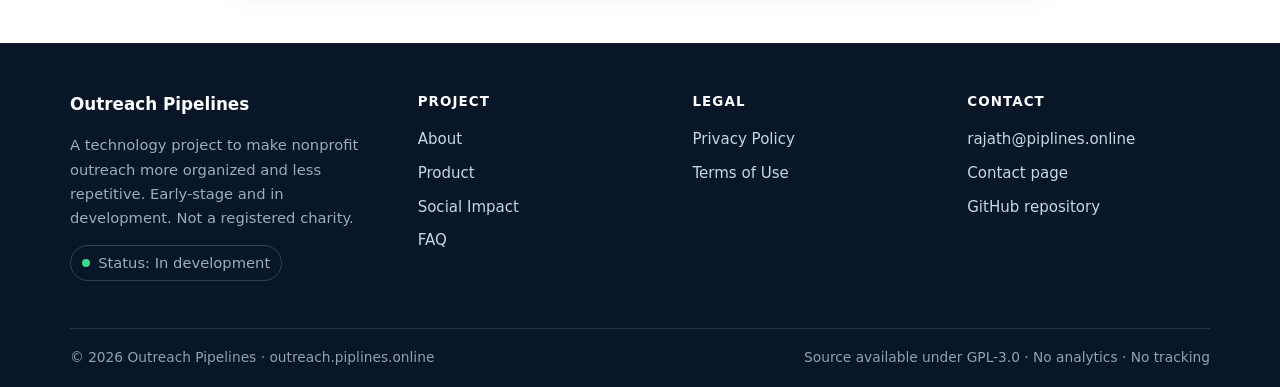
<file: faq/index.html>
<!doctype html>
<html lang="en">
<head>
  <meta charset="utf-8">
  <meta name="viewport" content="width=device-width, initial-scale=1">
  <title>FAQ — Outreach Pipelines</title>
  <meta name="description" content="Practical answers about Outreach Pipelines: what it is, who it serves, availability, nonprofit status, involvement, privacy, and contact.">
  <link rel="canonical" href="https://outreach.piplines.online/faq/">
  <meta property="og:type" content="website">
  <meta property="og:site_name" content="Outreach Pipelines">
  <meta property="og:title" content="FAQ — Outreach Pipelines">
  <meta property="og:description" content="What Outreach Pipelines is, who it is for, whether it is available, and how to get involved or contact the project.">
  <meta property="og:url" content="https://outreach.piplines.online/faq/">
  <meta name="theme-color" content="#0B1F36">
  <link rel="icon" href="/favicon.svg" type="image/svg+xml">
  <link rel="stylesheet" href="/assets/css/styles.css">
  <script src="/assets/js/main.js" defer></script>
</head>
<body>
  <a class="skip-link" href="#main">Skip to content</a>
  <header class="site-header" data-header>
    <div class="container header-inner">
      <a class="brand" href="/" aria-label="Outreach Pipelines — home">
        <span class="brand-mark" aria-hidden="true"><svg width="24" height="24" viewBox="0 0 64 64" fill="none" aria-hidden="true"><path d="M14 22h16a8 8 0 0 1 8 8v12" stroke="#fff" stroke-width="5" stroke-linecap="round"/><path d="M14 42h16a8 8 0 0 0 8-8" stroke="#3DD68C" stroke-width="5" stroke-linecap="round"/><circle cx="14" cy="22" r="5" fill="#3DD68C"/><circle cx="14" cy="42" r="5" fill="#fff"/><circle cx="50" cy="42" r="5" fill="#3DD68C"/></svg></span>
        <span class="brand-text"><strong>Outreach Pipelines</strong><small>outreach.piplines.online</small></span>
      </a>
      <nav class="nav" data-nav aria-label="Primary">
        <a href="/">Home</a><a href="/about/">About</a><a href="/product/">Product</a><a href="/impact/">Impact</a><a href="/faq/" aria-current="page">FAQ</a><a href="/contact/">Contact</a>
      </nav>
      <div class="header-cta">
        <a class="btn btn-secondary btn-small" href="/product/">Explore the Project</a>
        <a class="btn btn-primary btn-small" href="/contact/">Get in Touch</a>
        <button class="menu-button" type="button" data-menu-toggle aria-expanded="false">Menu ☰</button>
      </div>
    </div>
  </header>
  <main id="main">
    <section class="page-hero"><div class="container">
      <p class="breadcrumbs"><a href="/">Home</a> → FAQ</p>
      <p class="eyebrow"><span class="dot"></span> Frequently asked questions</p>
      <h1>Straight answers, no hype.</h1>
      <p>Everything here matches the actual project status as of the site’s publication. If anything changes, this page and the <a href="/product/">Product</a> page will be updated first.</p>
    </div></section>
    <section class="section"><div class="container" style="max-width:820px">
      <details class="faq" open><summary>What is Outreach Pipelines?</summary><p>A technology project exploring how structured outreach workflows — contacts, stages, follow-ups, and light automation — can help small nonprofit and community teams reduce repetitive administrative work. The public website and documented concept exist today; no hosted product exists yet.</p></details>
      <details class="faq"><summary>Who is it designed for?</summary><p>Small nonprofit organizations, community initiatives, volunteer coordinators, and social-impact teams with limited administrative capacity — typically teams of one to twenty people rather than large enterprises.</p></details>
      <details class="faq"><summary>Is it a registered nonprofit?</summary><p>No. Outreach Pipelines is a technology project with a nonprofit and social-impact <em>use case</em>. It does not claim charitable registration, tax-exempt status, or any legal nonprofit identity.</p></details>
      <details class="faq"><summary>Is the product available yet?</summary><p>No. There is no signup, login, dashboard, or hosted app to try. The repository currently contains only the project license. Features described on this site are labelled <strong>Available now</strong> (this website), <strong>In development</strong> (active design), or <strong>Planned</strong> (not implemented).</p></details>
      <details class="faq"><summary>What does it currently do?</summary><p>Today the project provides: this public website, a documented outreach-workflow concept, published principles (accessibility, responsible automation, transparency), and an open contact channel at <a href="mailto:rajath@piplines.online">rajath@piplines.online</a>. See the <a href="/product/">Product</a> page for the full status table.</p></details>
      <details class="faq"><summary>How can nonprofit teams or contributors get involved?</summary><p>Email <a href="mailto:rajath@piplines.online">rajath@piplines.online</a> via the <a href="/contact/">Contact</a> page. Practitioner perspectives (what breaks in your outreach process) are the most valuable input right now. Technical collaborators are also welcome; the repository is licensed GPL-3.0.</p></details>
      <details class="faq"><summary>How is user information handled?</summary><p>This website uses no analytics, no tracking scripts, and no cookies beyond what the hosting provider needs to operate. Contact happens by email — your message goes to the project inbox and is not sold or shared. See the <a href="/privacy/">Privacy Policy</a> for detail.</p></details>
      <details class="faq"><summary>How can someone contact the project?</summary><p>Email <a href="mailto:rajath@piplines.online">rajath@piplines.online</a>, or use the form on the <a href="/contact/">Contact</a> page, which composes an email in your own mail app (the site has no backend and sends nothing itself).</p></details>
      <div class="cta-band mt" style="margin-top:2rem"><p class="kicker" style="color:#8FD6AE">Still curious?</p><h2>Ask us directly.</h2><p>No question is too early-stage — honest questions help the project stay honest.</p><div class="hero-actions"><a class="btn btn-light" href="/contact/">Contact the project →</a></div></div>
    </div></section>
  </main>
  <footer class="site-footer"><div class="container">
    <div class="footer-grid"><div class="footer-brand"><strong>Outreach Pipelines</strong><p>A technology project to make nonprofit outreach more organized and less repetitive. Early-stage and in development. Not a registered charity.</p><p><span class="footer-status"><i></i> Status: In development</span></p></div>
    <div class="footer-col"><h4>Project</h4><ul><li><a href="/about/">About</a></li><li><a href="/product/">Product</a></li><li><a href="/impact/">Social Impact</a></li><li><a href="/faq/">FAQ</a></li></ul></div>
    <div class="footer-col"><h4>Legal</h4><ul><li><a href="/privacy/">Privacy Policy</a></li><li><a href="/terms/">Terms of Use</a></li></ul></div>
    <div class="footer-col"><h4>Contact</h4><ul><li><a href="mailto:rajath@piplines.online">rajath@piplines.online</a></li><li><a href="/contact/">Contact page</a></li><li><a href="https://github.com/Rajathk6/Outreach_piplines" rel="noopener">GitHub repository</a></li></ul></div></div>
    <div class="footer-bottom"><span>© <span data-year>2026</span> Outreach Pipelines · outreach.piplines.online</span><span>Source available under GPL-3.0 · No analytics · No tracking</span></div>
  </div></footer>
</body>
</html>
</file>
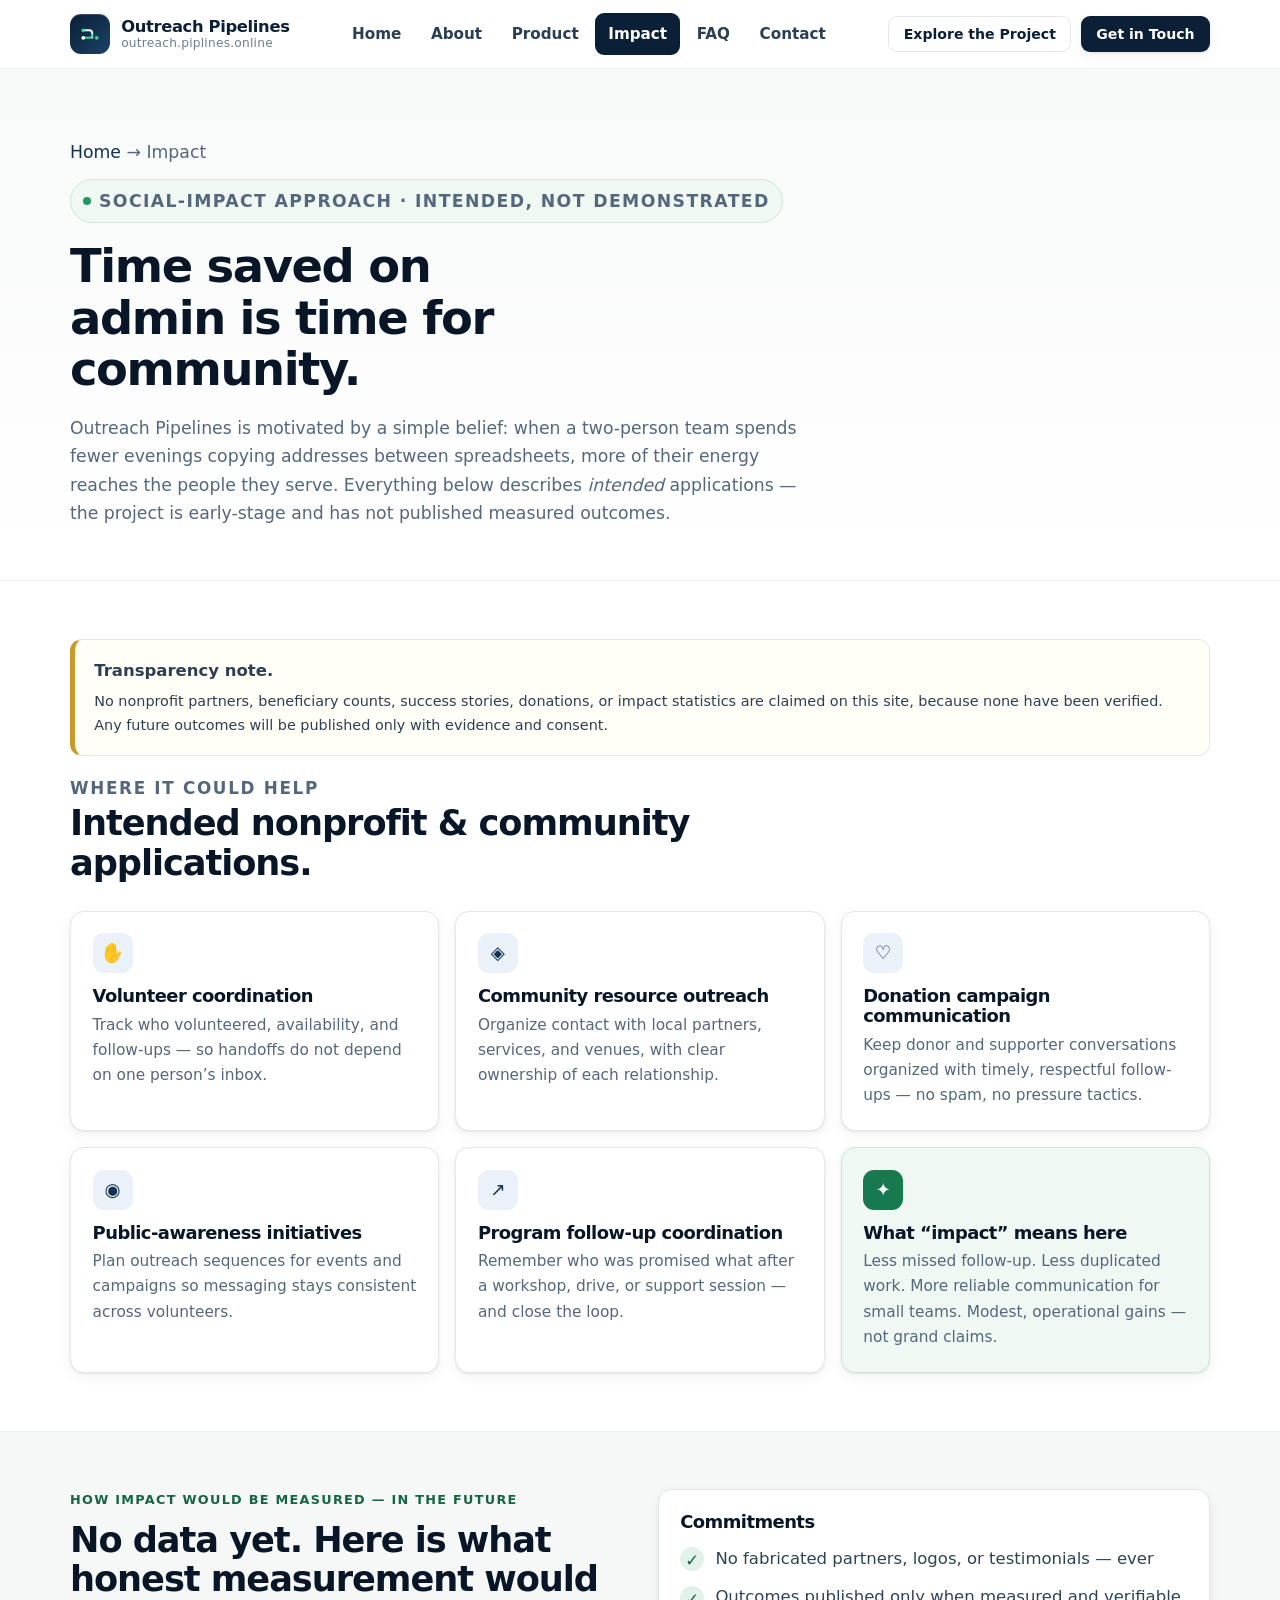
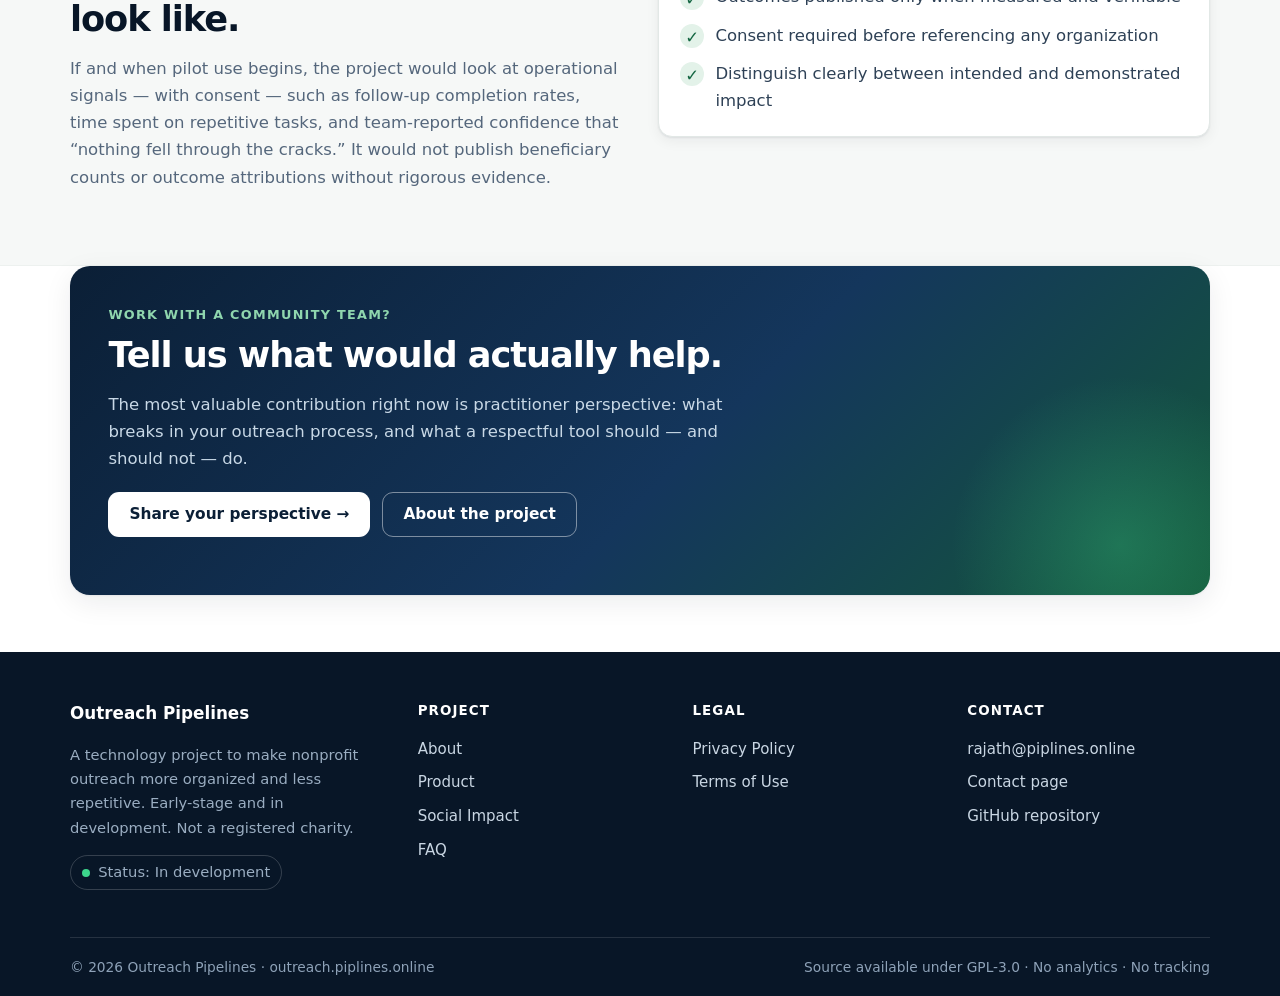
<file: impact/index.html>
<!doctype html>
<html lang="en">
<head>
  <meta charset="utf-8">
  <meta name="viewport" content="width=device-width, initial-scale=1">
  <title>Social Impact — Outreach Pipelines</title>
  <meta name="description" content="How Outreach Pipelines intends to support nonprofits and community teams — volunteer coordination, resource outreach, and program follow-ups. Early-stage; no measured outcomes yet.">
  <link rel="canonical" href="https://outreach.piplines.online/impact/">
  <meta property="og:type" content="website">
  <meta property="og:site_name" content="Outreach Pipelines">
  <meta property="og:title" content="Social Impact — Outreach Pipelines">
  <meta property="og:description" content="Intended nonprofit and community applications of Outreach Pipelines. Early-stage project with no measured outcomes published yet.">
  <meta property="og:url" content="https://outreach.piplines.online/impact/">
  <meta name="theme-color" content="#0B1F36">
  <link rel="icon" href="/favicon.svg" type="image/svg+xml">
  <link rel="stylesheet" href="/assets/css/styles.css">
  <script src="/assets/js/main.js" defer></script>
</head>
<body>
  <a class="skip-link" href="#main">Skip to content</a>
  <header class="site-header" data-header>
    <div class="container header-inner">
      <a class="brand" href="/" aria-label="Outreach Pipelines — home">
        <span class="brand-mark" aria-hidden="true"><svg width="24" height="24" viewBox="0 0 64 64" fill="none" aria-hidden="true"><path d="M14 22h16a8 8 0 0 1 8 8v12" stroke="#fff" stroke-width="5" stroke-linecap="round"/><path d="M14 42h16a8 8 0 0 0 8-8" stroke="#3DD68C" stroke-width="5" stroke-linecap="round"/><circle cx="14" cy="22" r="5" fill="#3DD68C"/><circle cx="14" cy="42" r="5" fill="#fff"/><circle cx="50" cy="42" r="5" fill="#3DD68C"/></svg></span>
        <span class="brand-text"><strong>Outreach Pipelines</strong><small>outreach.piplines.online</small></span>
      </a>
      <nav class="nav" data-nav aria-label="Primary">
        <a href="/">Home</a><a href="/about/">About</a><a href="/product/">Product</a><a href="/impact/" aria-current="page">Impact</a><a href="/faq/">FAQ</a><a href="/contact/">Contact</a>
      </nav>
      <div class="header-cta">
        <a class="btn btn-secondary btn-small" href="/product/">Explore the Project</a>
        <a class="btn btn-primary btn-small" href="/contact/">Get in Touch</a>
        <button class="menu-button" type="button" data-menu-toggle aria-expanded="false">Menu ☰</button>
      </div>
    </div>
  </header>
  <main id="main">
    <section class="page-hero"><div class="container">
      <p class="breadcrumbs"><a href="/">Home</a> → Impact</p>
      <p class="eyebrow"><span class="dot"></span> Social-impact approach · intended, not demonstrated</p>
      <h1>Time saved on admin is time for community.</h1>
      <p>Outreach Pipelines is motivated by a simple belief: when a two-person team spends fewer evenings copying addresses between spreadsheets, more of their energy reaches the people they serve. Everything below describes <em>intended</em> applications — the project is early-stage and has not published measured outcomes.</p>
    </div></section>

    <section class="section"><div class="container">
      <div class="callout amber"><strong>Transparency note.</strong><p class="small" style="margin:.35rem 0 0">No nonprofit partners, beneficiary counts, success stories, donations, or impact statistics are claimed on this site, because none have been verified. Any future outcomes will be published only with evidence and consent.</p></div>
      <div class="section-head mt"><p class="kicker">Where it could help</p><h2>Intended nonprofit &amp; community applications.</h2></div>
      <div class="grid-3">
        <div class="card"><div class="icon navy-soft">✋</div><h3>Volunteer coordination</h3><p>Track who volunteered, availability, and follow-ups — so handoffs do not depend on one person’s inbox.</p></div>
        <div class="card"><div class="icon navy-soft">◈</div><h3>Community resource outreach</h3><p>Organize contact with local partners, services, and venues, with clear ownership of each relationship.</p></div>
        <div class="card"><div class="icon navy-soft">♡</div><h3>Donation campaign communication</h3><p>Keep donor and supporter conversations organized with timely, respectful follow-ups — no spam, no pressure tactics.</p></div>
        <div class="card"><div class="icon navy-soft">◉</div><h3>Public-awareness initiatives</h3><p>Plan outreach sequences for events and campaigns so messaging stays consistent across volunteers.</p></div>
        <div class="card"><div class="icon navy-soft">↗</div><h3>Program follow-up coordination</h3><p>Remember who was promised what after a workshop, drive, or support session — and close the loop.</p></div>
        <div class="card" style="background:var(--green-50);border-color:#CDE6D6"><div class="icon green">✦</div><h3>What “impact” means here</h3><p>Less missed follow-up. Less duplicated work. More reliable communication for small teams. Modest, operational gains — not grand claims.</p></div>
      </div>
    </div></section>

    <section class="section section-soft"><div class="container split">
      <div><p class="kicker">How impact would be measured — in the future</p><h2>No data yet. Here is what honest measurement would look like.</h2><p class="muted">If and when pilot use begins, the project would look at operational signals — with consent — such as follow-up completion rates, time spent on repetitive tasks, and team-reported confidence that “nothing fell through the cracks.” It would not publish beneficiary counts or outcome attributions without rigorous evidence.</p></div>
      <div class="card"><h3>Commitments</h3><ul class="list-clean"><li><span class="tick">✓</span><span>No fabricated partners, logos, or testimonials — ever</span></li><li><span class="tick">✓</span><span>Outcomes published only when measured and verifiable</span></li><li><span class="tick">✓</span><span>Consent required before referencing any organization</span></li><li><span class="tick">✓</span><span>Distinguish clearly between intended and demonstrated impact</span></li></ul></div>
    </div></section>

    <section class="section" style="padding-top:0"><div class="container"><div class="cta-band">
      <p class="kicker" style="color:#8FD6AE">Work with a community team?</p><h2>Tell us what would actually help.</h2><p>The most valuable contribution right now is practitioner perspective: what breaks in your outreach process, and what a respectful tool should — and should not — do.</p>
      <div class="hero-actions"><a class="btn btn-light" href="/contact/">Share your perspective →</a><a class="btn btn-outline-light" href="/about/">About the project</a></div>
    </div></div></section>
  </main>
  <footer class="site-footer"><div class="container">
    <div class="footer-grid"><div class="footer-brand"><strong>Outreach Pipelines</strong><p>A technology project to make nonprofit outreach more organized and less repetitive. Early-stage and in development. Not a registered charity.</p><p><span class="footer-status"><i></i> Status: In development</span></p></div>
    <div class="footer-col"><h4>Project</h4><ul><li><a href="/about/">About</a></li><li><a href="/product/">Product</a></li><li><a href="/impact/">Social Impact</a></li><li><a href="/faq/">FAQ</a></li></ul></div>
    <div class="footer-col"><h4>Legal</h4><ul><li><a href="/privacy/">Privacy Policy</a></li><li><a href="/terms/">Terms of Use</a></li></ul></div>
    <div class="footer-col"><h4>Contact</h4><ul><li><a href="mailto:rajath@piplines.online">rajath@piplines.online</a></li><li><a href="/contact/">Contact page</a></li><li><a href="https://github.com/Rajathk6/Outreach_piplines" rel="noopener">GitHub repository</a></li></ul></div></div>
    <div class="footer-bottom"><span>© <span data-year>2026</span> Outreach Pipelines · outreach.piplines.online</span><span>Source available under GPL-3.0 · No analytics · No tracking</span></div>
  </div></footer>
</body>
</html>
</file>
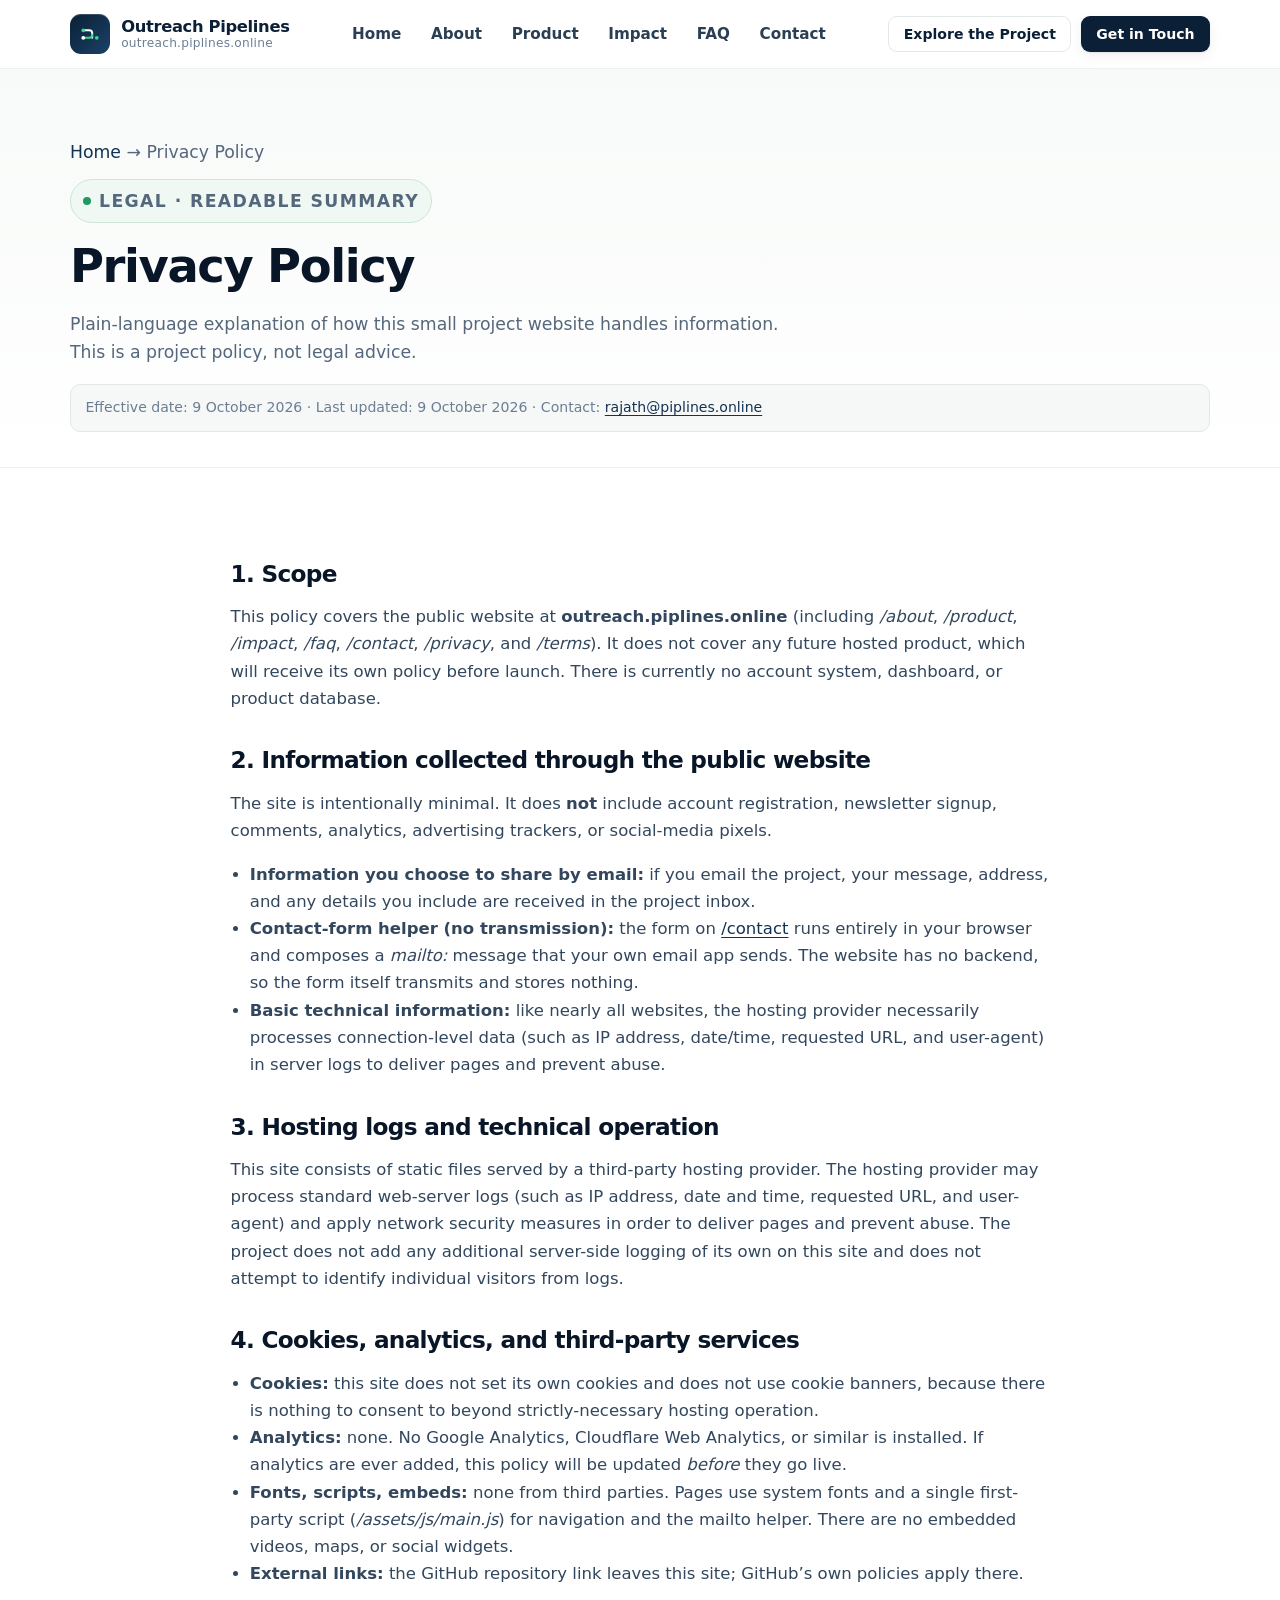
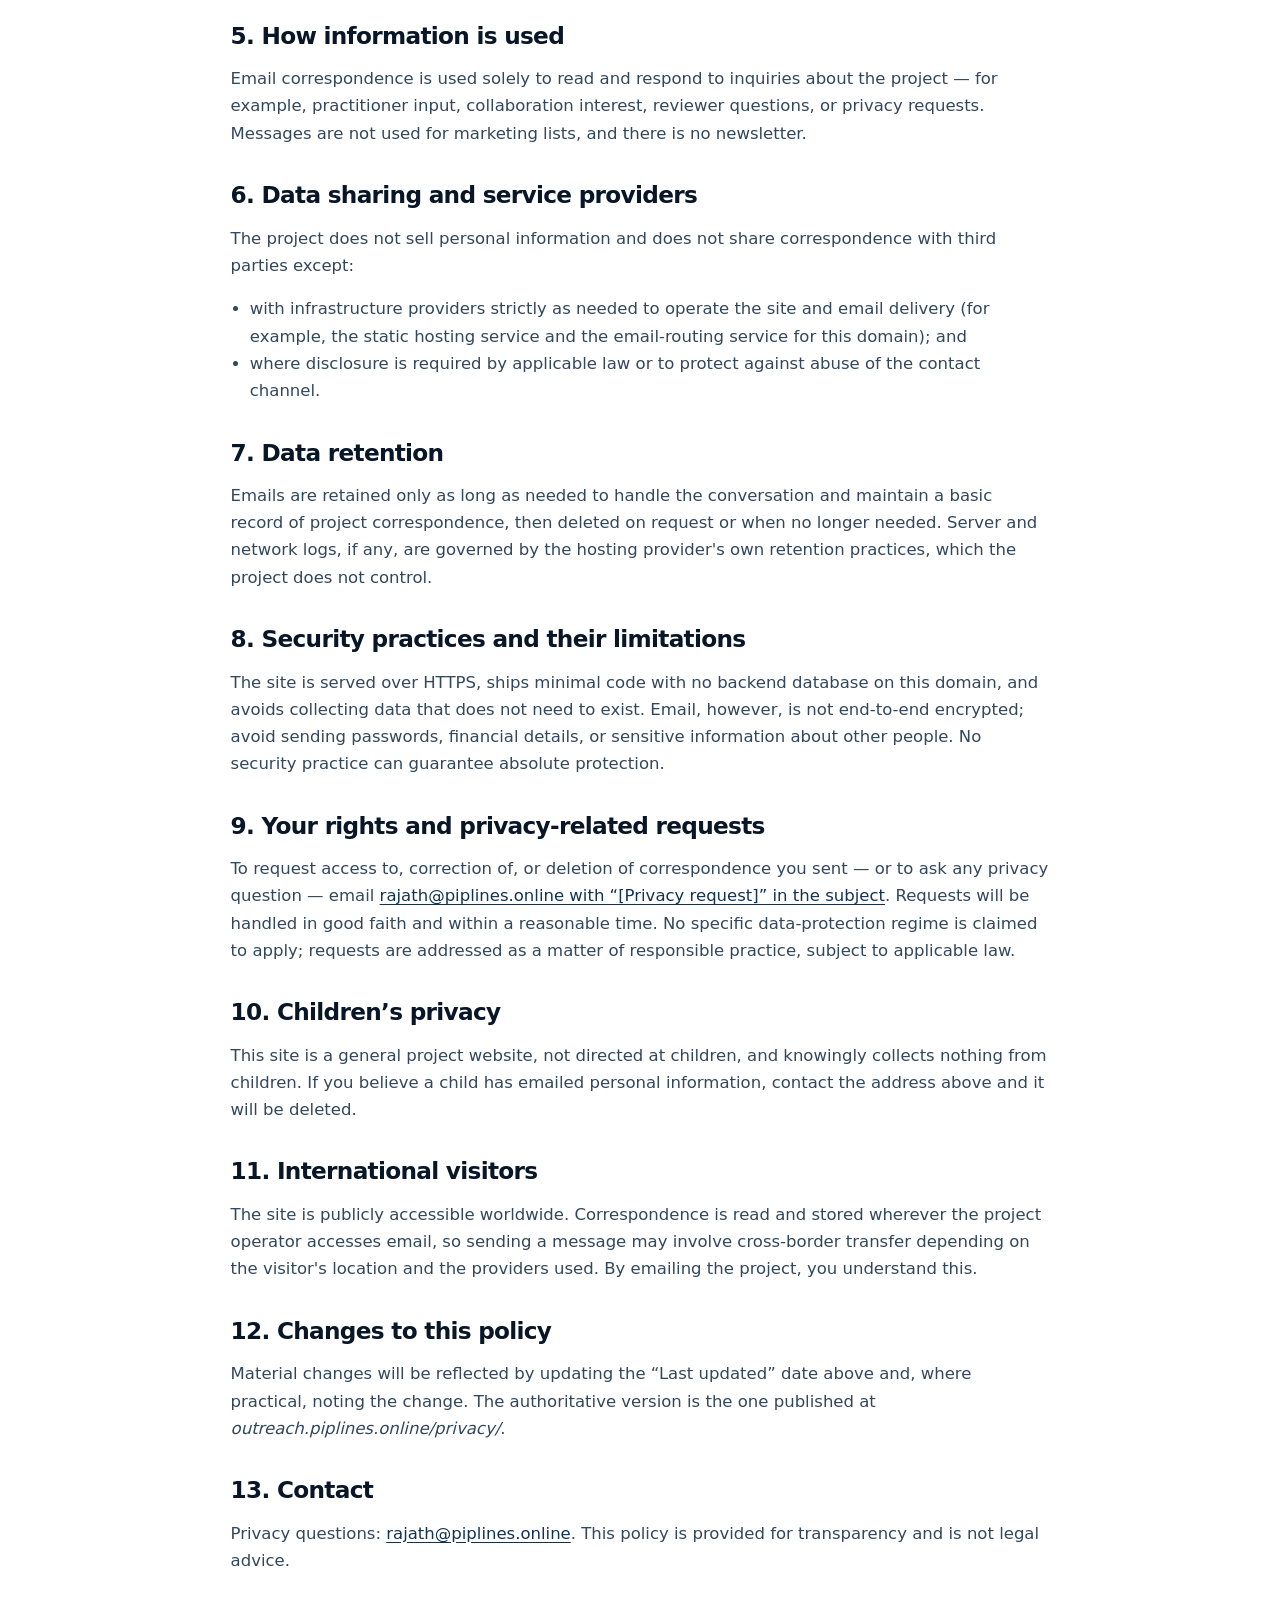
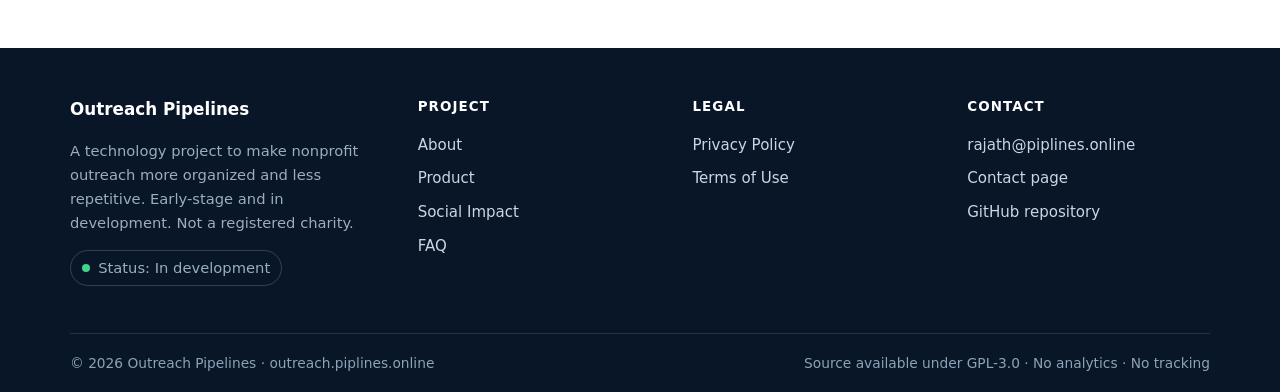
<file: privacy/index.html>
<!doctype html>
<html lang="en">
<head>
  <meta charset="utf-8">
  <meta name="viewport" content="width=device-width, initial-scale=1">
  <title>Privacy Policy — Outreach Pipelines</title>
  <meta name="description" content="How Outreach Pipelines handles information on its public website: what is collected, hosting logs, contact email, retention, security, rights, and contact details.">
  <link rel="canonical" href="https://outreach.piplines.online/privacy/">
  <meta property="og:type" content="website">
  <meta property="og:site_name" content="Outreach Pipelines">
  <meta property="og:title" content="Privacy Policy — Outreach Pipelines">
  <meta property="og:description" content="Readable privacy policy for the Outreach Pipelines public website: scope, data collected, hosting, retention, security, and rights.">
  <meta property="og:url" content="https://outreach.piplines.online/privacy/">
  <meta name="theme-color" content="#0B1F36">
  <link rel="icon" href="/favicon.svg" type="image/svg+xml">
  <link rel="stylesheet" href="/assets/css/styles.css">
  <script src="/assets/js/main.js" defer></script>
</head>
<body>
  <a class="skip-link" href="#main">Skip to content</a>
  <header class="site-header" data-header>
    <div class="container header-inner">
      <a class="brand" href="/" aria-label="Outreach Pipelines — home">
        <span class="brand-mark" aria-hidden="true"><svg width="24" height="24" viewBox="0 0 64 64" fill="none" aria-hidden="true"><path d="M14 22h16a8 8 0 0 1 8 8v12" stroke="#fff" stroke-width="5" stroke-linecap="round"/><path d="M14 42h16a8 8 0 0 0 8-8" stroke="#3DD68C" stroke-width="5" stroke-linecap="round"/><circle cx="14" cy="22" r="5" fill="#3DD68C"/><circle cx="14" cy="42" r="5" fill="#fff"/><circle cx="50" cy="42" r="5" fill="#3DD68C"/></svg></span>
        <span class="brand-text"><strong>Outreach Pipelines</strong><small>outreach.piplines.online</small></span>
      </a>
      <nav class="nav" data-nav aria-label="Primary">
        <a href="/">Home</a><a href="/about/">About</a><a href="/product/">Product</a><a href="/impact/">Impact</a><a href="/faq/">FAQ</a><a href="/contact/">Contact</a>
      </nav>
      <div class="header-cta">
        <a class="btn btn-secondary btn-small" href="/product/">Explore the Project</a>
        <a class="btn btn-primary btn-small" href="/contact/">Get in Touch</a>
        <button class="menu-button" type="button" data-menu-toggle aria-expanded="false">Menu ☰</button>
      </div>
    </div>
  </header>
  <main id="main">
    <section class="page-hero"><div class="container">
      <p class="breadcrumbs"><a href="/">Home</a> → Privacy Policy</p>
      <p class="eyebrow"><span class="dot"></span> Legal · readable summary</p>
      <h1>Privacy Policy</h1>
      <p>Plain-language explanation of how this small project website handles information. This is a project policy, not legal advice.</p>
      <div class="legal-meta">Effective date: 9 October 2026 · Last updated: 9 October 2026 · Contact: <a href="mailto:rajath@piplines.online">rajath@piplines.online</a></div>
    </div></section>
    <section class="section"><div class="container prose">
      <h2>1. Scope</h2>
      <p>This policy covers the public website at <strong>outreach.piplines.online</strong> (including <em>/about</em>, <em>/product</em>, <em>/impact</em>, <em>/faq</em>, <em>/contact</em>, <em>/privacy</em>, and <em>/terms</em>). It does not cover any future hosted product, which will receive its own policy before launch. There is currently no account system, dashboard, or product database.</p>

      <h2>2. Information collected through the public website</h2>
      <p>The site is intentionally minimal. It does <strong>not</strong> include account registration, newsletter signup, comments, analytics, advertising trackers, or social-media pixels.</p>
      <ul>
        <li><strong>Information you choose to share by email:</strong> if you email the project, your message, address, and any details you include are received in the project inbox.</li>
        <li><strong>Contact-form helper (no transmission):</strong> the form on <a href="/contact/">/contact</a> runs entirely in your browser and composes a <em>mailto:</em> message that your own email app sends. The website has no backend, so the form itself transmits and stores nothing.</li>
        <li><strong>Basic technical information:</strong> like nearly all websites, the hosting provider necessarily processes connection-level data (such as IP address, date/time, requested URL, and user-agent) in server logs to deliver pages and prevent abuse.</li>
      </ul>

      <h2>3. Hosting logs and technical operation</h2>
      <p>This site consists of static files served by a third-party hosting provider. The hosting provider may process standard web-server logs (such as IP address, date and time, requested URL, and user-agent) and apply network security measures in order to deliver pages and prevent abuse. The project does not add any additional server-side logging of its own on this site and does not attempt to identify individual visitors from logs.</p>

      <h2>4. Cookies, analytics, and third-party services</h2>
      <ul>
        <li><strong>Cookies:</strong> this site does not set its own cookies and does not use cookie banners, because there is nothing to consent to beyond strictly-necessary hosting operation.</li>
        <li><strong>Analytics:</strong> none. No Google Analytics, Cloudflare Web Analytics, or similar is installed. If analytics are ever added, this policy will be updated <em>before</em> they go live.</li>
        <li><strong>Fonts, scripts, embeds:</strong> none from third parties. Pages use system fonts and a single first-party script (<em>/assets/js/main.js</em>) for navigation and the mailto helper. There are no embedded videos, maps, or social widgets.</li>
        <li><strong>External links:</strong> the GitHub repository link leaves this site; GitHub’s own policies apply there.</li>
      </ul>

      <h2>5. How information is used</h2>
      <p>Email correspondence is used solely to read and respond to inquiries about the project — for example, practitioner input, collaboration interest, reviewer questions, or privacy requests. Messages are not used for marketing lists, and there is no newsletter.</p>

      <h2>6. Data sharing and service providers</h2>
      <p>The project does not sell personal information and does not share correspondence with third parties except:</p>
      <ul>
        <li>with infrastructure providers strictly as needed to operate the site and email delivery (for example, the static hosting service and the email-routing service for this domain); and</li>
        <li>where disclosure is required by applicable law or to protect against abuse of the contact channel.</li>
      </ul>

      <h2>7. Data retention</h2>
      <p>Emails are retained only as long as needed to handle the conversation and maintain a basic record of project correspondence, then deleted on request or when no longer needed. Server and network logs, if any, are governed by the hosting provider's own retention practices, which the project does not control.</p>

      <h2>8. Security practices and their limitations</h2>
      <p>The site is served over HTTPS, ships minimal code with no backend database on this domain, and avoids collecting data that does not need to exist. Email, however, is not end-to-end encrypted; avoid sending passwords, financial details, or sensitive information about other people. No security practice can guarantee absolute protection.</p>

      <h2>9. Your rights and privacy-related requests</h2>
      <p>To request access to, correction of, or deletion of correspondence you sent — or to ask any privacy question — email <a href="mailto:rajath@piplines.online?subject=%5BOutreach%20Pipelines%5D%20Privacy%20request">rajath@piplines.online with “[Privacy request]” in the subject</a>. Requests will be handled in good faith and within a reasonable time. No specific data-protection regime is claimed to apply; requests are addressed as a matter of responsible practice, subject to applicable law.</p>

      <h2>10. Children’s privacy</h2>
      <p>This site is a general project website, not directed at children, and knowingly collects nothing from children. If you believe a child has emailed personal information, contact the address above and it will be deleted.</p>

      <h2>11. International visitors</h2>
      <p>The site is publicly accessible worldwide. Correspondence is read and stored wherever the project operator accesses email, so sending a message may involve cross-border transfer depending on the visitor's location and the providers used. By emailing the project, you understand this.</p>

      <h2>12. Changes to this policy</h2>
      <p>Material changes will be reflected by updating the “Last updated” date above and, where practical, noting the change. The authoritative version is the one published at <em>outreach.piplines.online/privacy/</em>.</p>

      <h2>13. Contact</h2>
      <p>Privacy questions: <a href="mailto:rajath@piplines.online?subject=%5BOutreach%20Pipelines%5D%20Privacy%20question">rajath@piplines.online</a>. This policy is provided for transparency and is not legal advice.</p>
    </div></section>
  </main>
  <footer class="site-footer"><div class="container">
    <div class="footer-grid"><div class="footer-brand"><strong>Outreach Pipelines</strong><p>A technology project to make nonprofit outreach more organized and less repetitive. Early-stage and in development. Not a registered charity.</p><p><span class="footer-status"><i></i> Status: In development</span></p></div>
    <div class="footer-col"><h4>Project</h4><ul><li><a href="/about/">About</a></li><li><a href="/product/">Product</a></li><li><a href="/impact/">Social Impact</a></li><li><a href="/faq/">FAQ</a></li></ul></div>
    <div class="footer-col"><h4>Legal</h4><ul><li><a href="/privacy/">Privacy Policy</a></li><li><a href="/terms/">Terms of Use</a></li></ul></div>
    <div class="footer-col"><h4>Contact</h4><ul><li><a href="mailto:rajath@piplines.online">rajath@piplines.online</a></li><li><a href="/contact/">Contact page</a></li><li><a href="https://github.com/Rajathk6/Outreach_piplines" rel="noopener">GitHub repository</a></li></ul></div></div>
    <div class="footer-bottom"><span>© <span data-year>2026</span> Outreach Pipelines · outreach.piplines.online</span><span>Source available under GPL-3.0 · No analytics · No tracking</span></div>
  </div></footer>
</body>
</html>
</file>
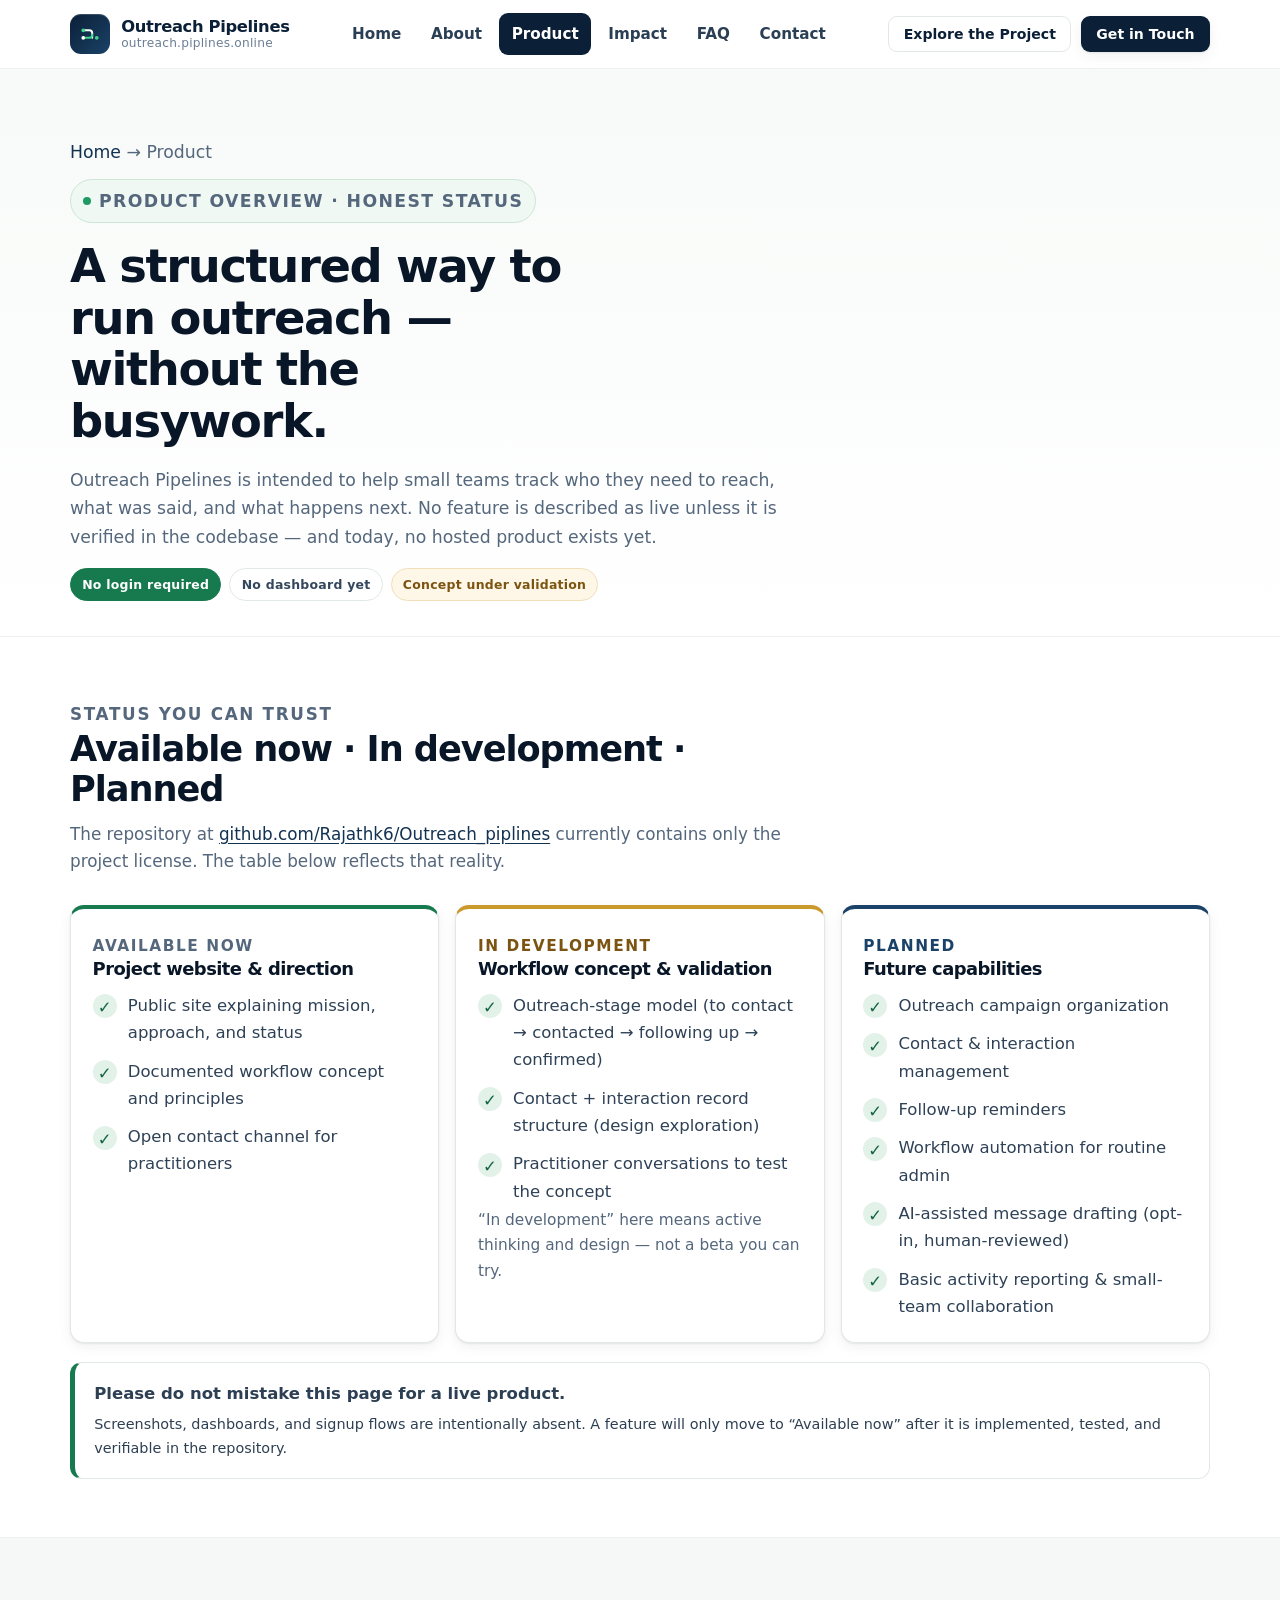
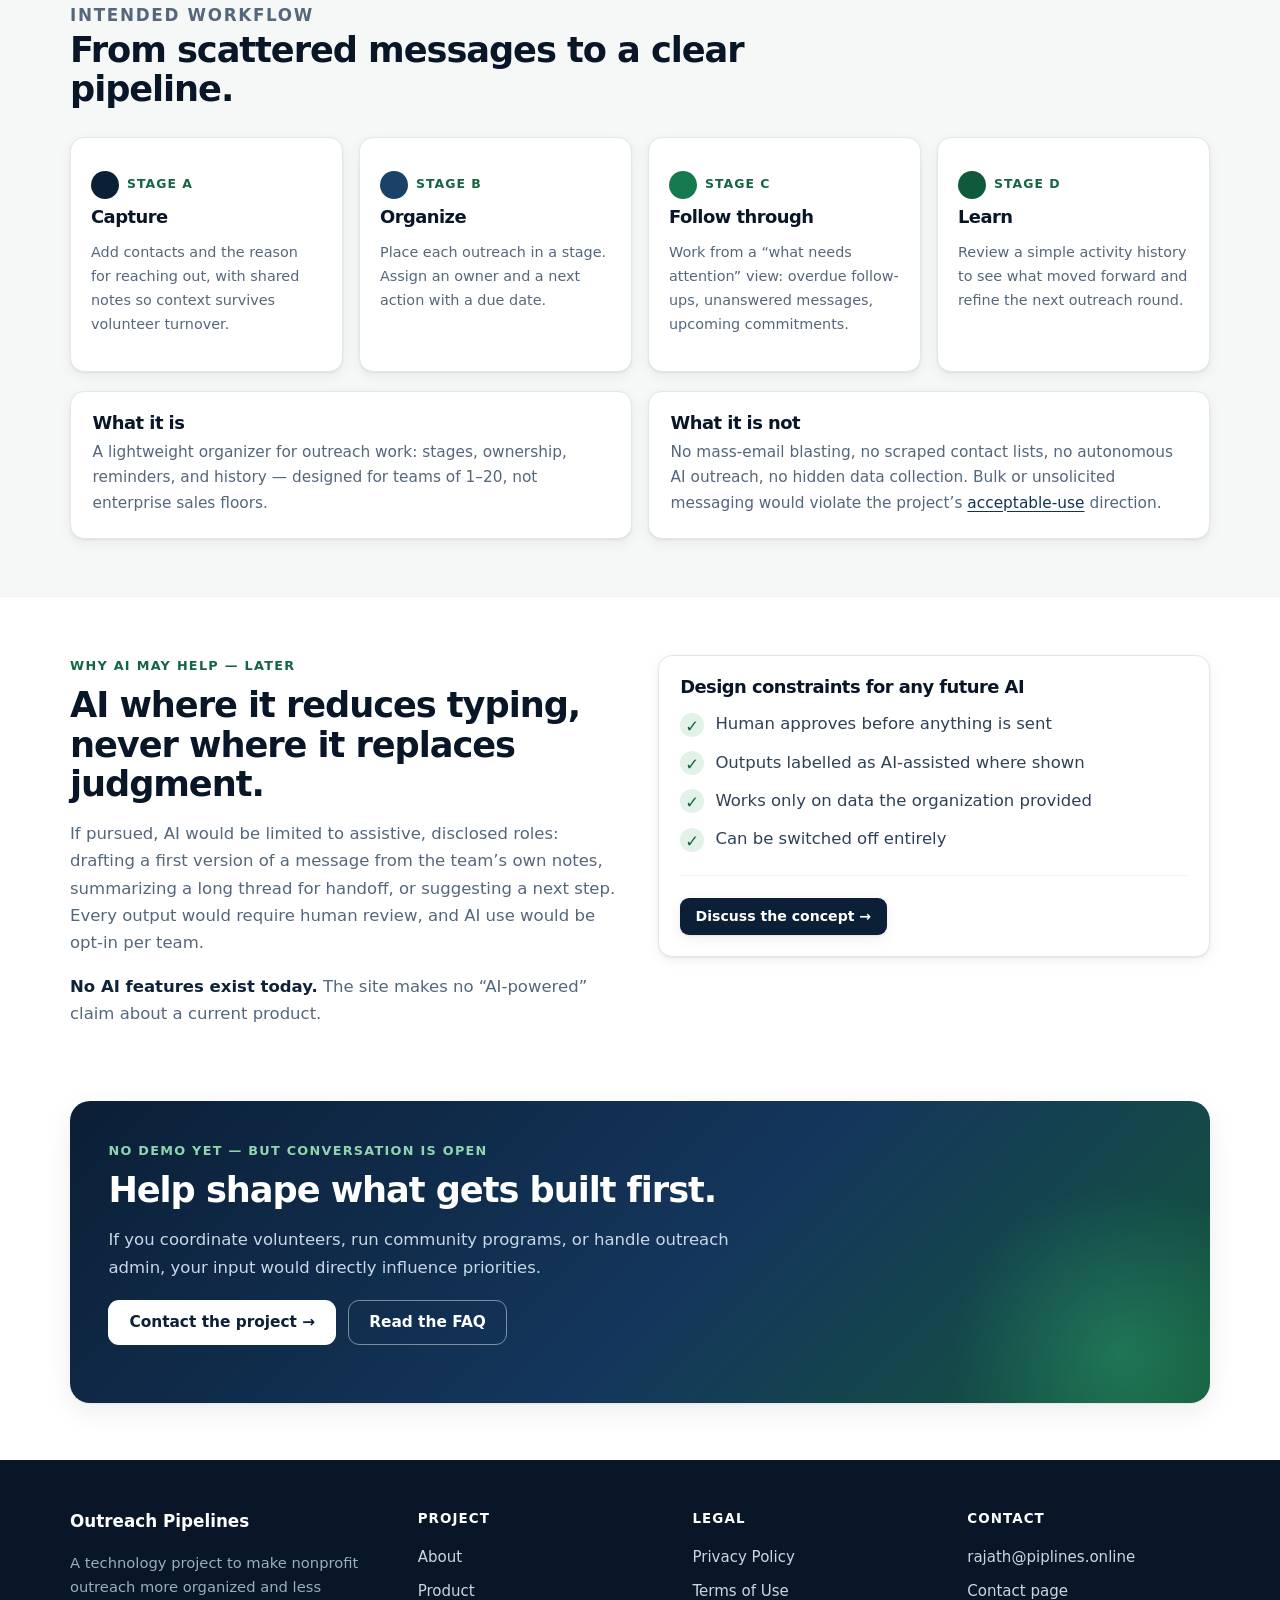
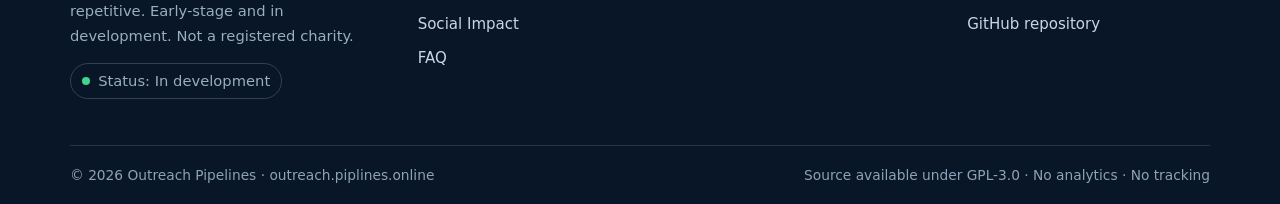
<file: product/index.html>
<!doctype html>
<html lang="en">
<head>
  <meta charset="utf-8">
  <meta name="viewport" content="width=device-width, initial-scale=1">
  <title>Product — Outreach Pipelines</title>
  <meta name="description" content="What Outreach Pipelines is, how the intended workflow operates, and an honest breakdown of what is available now, in development, and planned.">
  <link rel="canonical" href="https://outreach.piplines.online/product/">
  <meta property="og:type" content="website">
  <meta property="og:site_name" content="Outreach Pipelines">
  <meta property="og:title" content="Product — Outreach Pipelines">
  <meta property="og:description" content="Honest product status: what is available now, what is in development, and what is planned for nonprofit outreach workflows.">
  <meta property="og:url" content="https://outreach.piplines.online/product/">
  <meta name="theme-color" content="#0B1F36">
  <link rel="icon" href="/favicon.svg" type="image/svg+xml">
  <link rel="stylesheet" href="/assets/css/styles.css">
  <script src="/assets/js/main.js" defer></script>
</head>
<body>
  <a class="skip-link" href="#main">Skip to content</a>
  <header class="site-header" data-header>
    <div class="container header-inner">
      <a class="brand" href="/" aria-label="Outreach Pipelines — home">
        <span class="brand-mark" aria-hidden="true"><svg width="24" height="24" viewBox="0 0 64 64" fill="none" aria-hidden="true"><path d="M14 22h16a8 8 0 0 1 8 8v12" stroke="#fff" stroke-width="5" stroke-linecap="round"/><path d="M14 42h16a8 8 0 0 0 8-8" stroke="#3DD68C" stroke-width="5" stroke-linecap="round"/><circle cx="14" cy="22" r="5" fill="#3DD68C"/><circle cx="14" cy="42" r="5" fill="#fff"/><circle cx="50" cy="42" r="5" fill="#3DD68C"/></svg></span>
        <span class="brand-text"><strong>Outreach Pipelines</strong><small>outreach.piplines.online</small></span>
      </a>
      <nav class="nav" data-nav aria-label="Primary">
        <a href="/">Home</a><a href="/about/">About</a><a href="/product/" aria-current="page">Product</a><a href="/impact/">Impact</a><a href="/faq/">FAQ</a><a href="/contact/">Contact</a>
      </nav>
      <div class="header-cta">
        <a class="btn btn-secondary btn-small" href="/product/">Explore the Project</a>
        <a class="btn btn-primary btn-small" href="/contact/">Get in Touch</a>
        <button class="menu-button" type="button" data-menu-toggle aria-expanded="false">Menu ☰</button>
      </div>
    </div>
  </header>
  <main id="main">
    <section class="page-hero"><div class="container">
      <p class="breadcrumbs"><a href="/">Home</a> → Product</p>
      <p class="eyebrow"><span class="dot"></span> Product overview · honest status</p>
      <h1>A structured way to run outreach — without the busywork.</h1>
      <p>Outreach Pipelines is intended to help small teams track who they need to reach, what was said, and what happens next. No feature is described as live unless it is verified in the codebase — and today, no hosted product exists yet.</p>
      <div class="badge-row"><span class="badge solid-green">No login required</span><span class="badge">No dashboard yet</span><span class="badge soft-amber">Concept under validation</span></div>
    </div></section>

    <section class="section"><div class="container">
      <div class="section-head"><p class="kicker">Status you can trust</p><h2>Available now · In development · Planned</h2><p>The repository at <a href="https://github.com/Rajathk6/Outreach_piplines" rel="noopener">github.com/Rajathk6/Outreach_piplines</a> currently contains only the project license. The table below reflects that reality.</p></div>
      <div class="grid-3">
        <div class="card" style="border-top:4px solid var(--green-600)"><p class="kicker">Available now</p><h3>Project website &amp; direction</h3><ul class="list-clean"><li><span class="tick">✓</span><span>Public site explaining mission, approach, and status</span></li><li><span class="tick">✓</span><span>Documented workflow concept and principles</span></li><li><span class="tick">✓</span><span>Open contact channel for practitioners</span></li></ul></div>
        <div class="card" style="border-top:4px solid #C99A2B"><p class="kicker" style="color:#7A5410">In development</p><h3>Workflow concept &amp; validation</h3><ul class="list-clean"><li><span class="tick">✓</span><span>Outreach-stage model (to contact → contacted → following up → confirmed)</span></li><li><span class="tick">✓</span><span>Contact + interaction record structure (design exploration)</span></li><li><span class="tick">✓</span><span>Practitioner conversations to test the concept</span></li></ul><p class="small muted">“In development” here means active thinking and design — not a beta you can try.</p></div>
        <div class="card" style="border-top:4px solid var(--navy-700)"><p class="kicker" style="color:var(--navy-700)">Planned</p><h3>Future capabilities</h3><ul class="list-clean"><li><span class="tick">✓</span><span>Outreach campaign organization</span></li><li><span class="tick">✓</span><span>Contact &amp; interaction management</span></li><li><span class="tick">✓</span><span>Follow-up reminders</span></li><li><span class="tick">✓</span><span>Workflow automation for routine admin</span></li><li><span class="tick">✓</span><span>AI-assisted message drafting (opt-in, human-reviewed)</span></li><li><span class="tick">✓</span><span>Basic activity reporting &amp; small-team collaboration</span></li></ul></div>
      </div>
      <div class="callout mt"><strong>Please do not mistake this page for a live product.</strong><p class="small" style="margin:.35rem 0 0">Screenshots, dashboards, and signup flows are intentionally absent. A feature will only move to “Available now” after it is implemented, tested, and verifiable in the repository.</p></div>
    </div></section>

    <section class="section section-soft"><div class="container">
      <div class="section-head"><p class="kicker">Intended workflow</p><h2>From scattered messages to a clear pipeline.</h2></div>
      <div class="steps">
        <div class="step"><p class="step-num">Stage A</p><h3>Capture</h3><p class="small muted">Add contacts and the reason for reaching out, with shared notes so context survives volunteer turnover.</p></div>
        <div class="step"><p class="step-num">Stage B</p><h3>Organize</h3><p class="small muted">Place each outreach in a stage. Assign an owner and a next action with a due date.</p></div>
        <div class="step"><p class="step-num">Stage C</p><h3>Follow through</h3><p class="small muted">Work from a “what needs attention” view: overdue follow-ups, unanswered messages, upcoming commitments.</p></div>
        <div class="step"><p class="step-num">Stage D</p><h3>Learn</h3><p class="small muted">Review a simple activity history to see what moved forward and refine the next outreach round.</p></div>
      </div>
      <div class="grid-2 mt">
        <div class="card"><h3>What it is</h3><p>A lightweight organizer for outreach work: stages, ownership, reminders, and history — designed for teams of 1–20, not enterprise sales floors.</p></div>
        <div class="card"><h3>What it is not</h3><p>No mass-email blasting, no scraped contact lists, no autonomous AI outreach, no hidden data collection. Bulk or unsolicited messaging would violate the project’s <a href="/terms/">acceptable-use</a> direction.</p></div>
      </div>
    </div></section>

    <section class="section"><div class="container split">
      <div><p class="kicker">Why AI may help — later</p><h2>AI where it reduces typing, never where it replaces judgment.</h2><p class="muted">If pursued, AI would be limited to assistive, disclosed roles: drafting a first version of a message from the team’s own notes, summarizing a long thread for handoff, or suggesting a next step. Every output would require human review, and AI use would be opt-in per team.</p><p class="muted"><strong style="color:var(--ink)">No AI features exist today.</strong> The site makes no “AI-powered” claim about a current product.</p></div>
      <div class="card"><h3>Design constraints for any future AI</h3><ul class="list-clean"><li><span class="tick">✓</span><span>Human approves before anything is sent</span></li><li><span class="tick">✓</span><span>Outputs labelled as AI-assisted where shown</span></li><li><span class="tick">✓</span><span>Works only on data the organization provided</span></li><li><span class="tick">✓</span><span>Can be switched off entirely</span></li></ul><div class="divider"></div><p><a class="btn btn-primary btn-small" href="/contact/">Discuss the concept →</a></p></div>
    </div></section>

    <section class="section" style="padding-top:0"><div class="container"><div class="cta-band">
      <p class="kicker" style="color:#8FD6AE">No demo yet — but conversation is open</p><h2>Help shape what gets built first.</h2><p>If you coordinate volunteers, run community programs, or handle outreach admin, your input would directly influence priorities.</p>
      <div class="hero-actions"><a class="btn btn-light" href="/contact/">Contact the project →</a><a class="btn btn-outline-light" href="/faq/">Read the FAQ</a></div>
    </div></div></section>
  </main>
  <footer class="site-footer"><div class="container">
    <div class="footer-grid"><div class="footer-brand"><strong>Outreach Pipelines</strong><p>A technology project to make nonprofit outreach more organized and less repetitive. Early-stage and in development. Not a registered charity.</p><p><span class="footer-status"><i></i> Status: In development</span></p></div>
    <div class="footer-col"><h4>Project</h4><ul><li><a href="/about/">About</a></li><li><a href="/product/">Product</a></li><li><a href="/impact/">Social Impact</a></li><li><a href="/faq/">FAQ</a></li></ul></div>
    <div class="footer-col"><h4>Legal</h4><ul><li><a href="/privacy/">Privacy Policy</a></li><li><a href="/terms/">Terms of Use</a></li></ul></div>
    <div class="footer-col"><h4>Contact</h4><ul><li><a href="mailto:rajath@piplines.online">rajath@piplines.online</a></li><li><a href="/contact/">Contact page</a></li><li><a href="https://github.com/Rajathk6/Outreach_piplines" rel="noopener">GitHub repository</a></li></ul></div></div>
    <div class="footer-bottom"><span>© <span data-year>2026</span> Outreach Pipelines · outreach.piplines.online</span><span>Source available under GPL-3.0 · No analytics · No tracking</span></div>
  </div></footer>
</body>
</html>
</file>
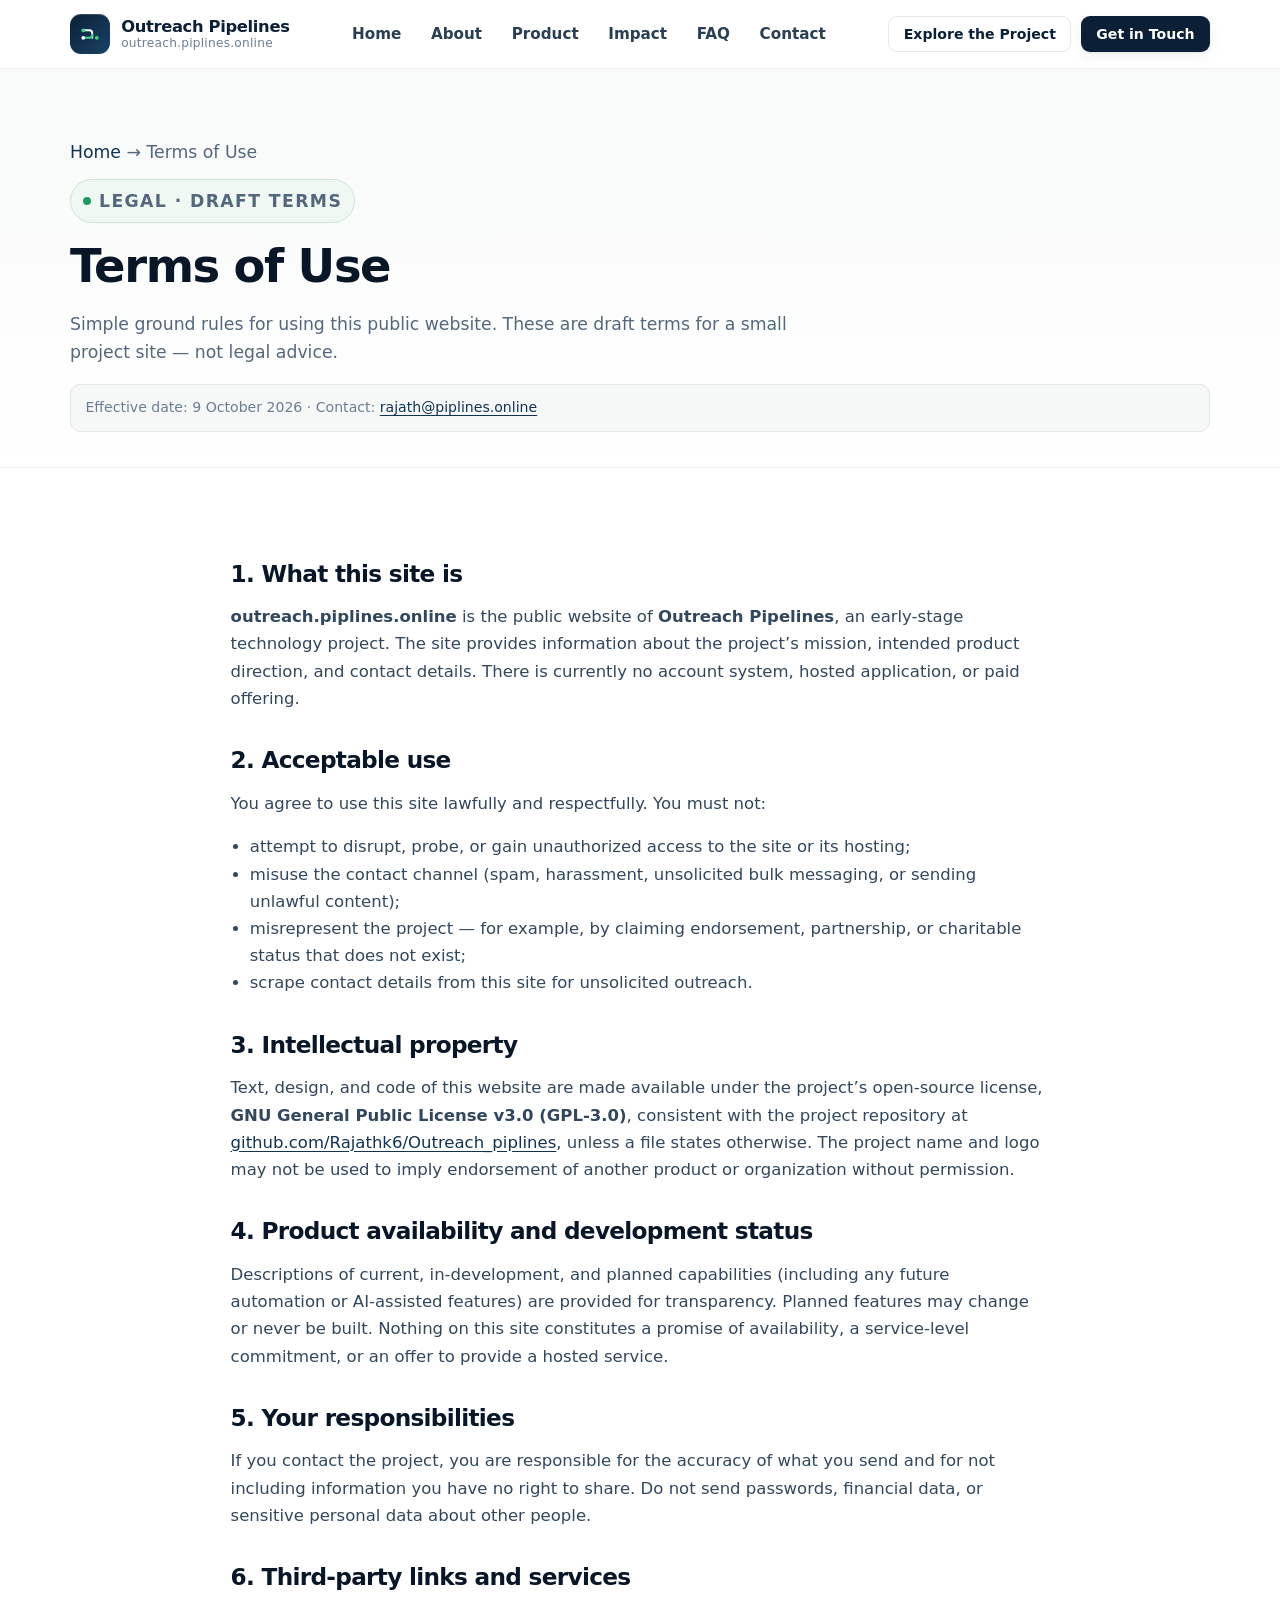
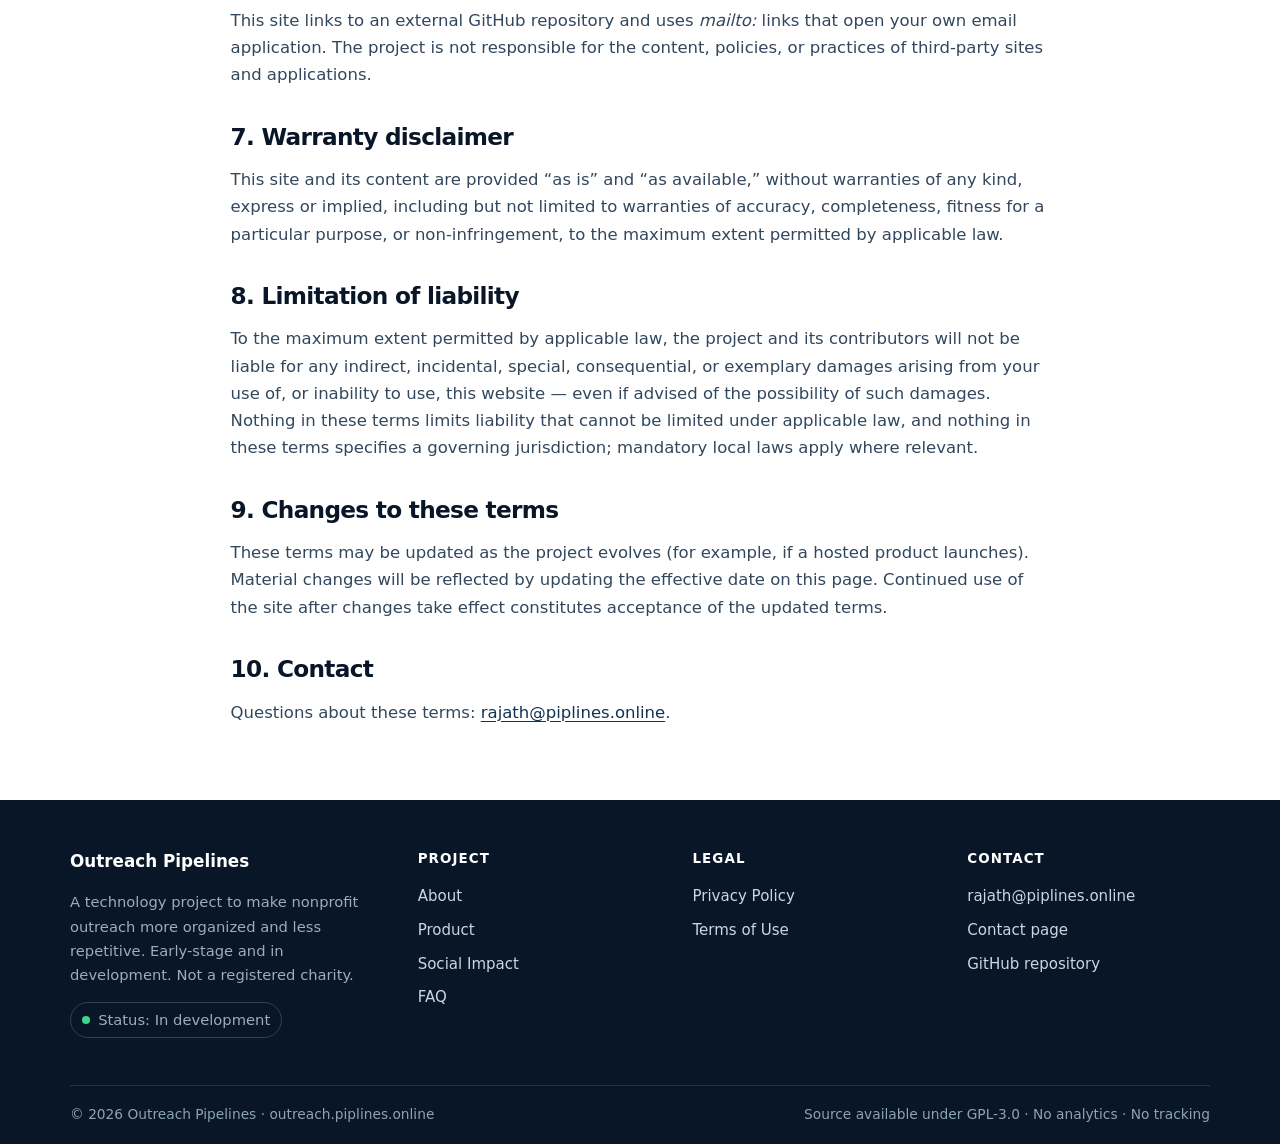
<file: terms/index.html>
<!doctype html>
<html lang="en">
<head>
  <meta charset="utf-8">
  <meta name="viewport" content="width=device-width, initial-scale=1">
  <title>Terms of Use — Outreach Pipelines</title>
  <meta name="description" content="Draft terms of use for the Outreach Pipelines public website: acceptable use, intellectual property, development status, disclaimers, and contact.">
  <link rel="canonical" href="https://outreach.piplines.online/terms/">
  <meta property="og:type" content="website">
  <meta property="og:site_name" content="Outreach Pipelines">
  <meta property="og:title" content="Terms of Use — Outreach Pipelines">
  <meta property="og:description" content="Draft terms for using the Outreach Pipelines website, including acceptable use, IP, availability, and liability limits.">
  <meta property="og:url" content="https://outreach.piplines.online/terms/">
  <meta name="theme-color" content="#0B1F36">
  <link rel="icon" href="/favicon.svg" type="image/svg+xml">
  <link rel="stylesheet" href="/assets/css/styles.css">
  <script src="/assets/js/main.js" defer></script>
</head>
<body>
  <a class="skip-link" href="#main">Skip to content</a>
  <header class="site-header" data-header>
    <div class="container header-inner">
      <a class="brand" href="/" aria-label="Outreach Pipelines — home">
        <span class="brand-mark" aria-hidden="true"><svg width="24" height="24" viewBox="0 0 64 64" fill="none" aria-hidden="true"><path d="M14 22h16a8 8 0 0 1 8 8v12" stroke="#fff" stroke-width="5" stroke-linecap="round"/><path d="M14 42h16a8 8 0 0 0 8-8" stroke="#3DD68C" stroke-width="5" stroke-linecap="round"/><circle cx="14" cy="22" r="5" fill="#3DD68C"/><circle cx="14" cy="42" r="5" fill="#fff"/><circle cx="50" cy="42" r="5" fill="#3DD68C"/></svg></span>
        <span class="brand-text"><strong>Outreach Pipelines</strong><small>outreach.piplines.online</small></span>
      </a>
      <nav class="nav" data-nav aria-label="Primary">
        <a href="/">Home</a><a href="/about/">About</a><a href="/product/">Product</a><a href="/impact/">Impact</a><a href="/faq/">FAQ</a><a href="/contact/">Contact</a>
      </nav>
      <div class="header-cta">
        <a class="btn btn-secondary btn-small" href="/product/">Explore the Project</a>
        <a class="btn btn-primary btn-small" href="/contact/">Get in Touch</a>
        <button class="menu-button" type="button" data-menu-toggle aria-expanded="false">Menu ☰</button>
      </div>
    </div>
  </header>
  <main id="main">
    <section class="page-hero"><div class="container">
      <p class="breadcrumbs"><a href="/">Home</a> → Terms of Use</p>
      <p class="eyebrow"><span class="dot"></span> Legal · draft terms</p>
      <h1>Terms of Use</h1>
      <p>Simple ground rules for using this public website. These are draft terms for a small project site — not legal advice.</p>
      <div class="legal-meta">Effective date: 9 October 2026 · Contact: <a href="mailto:rajath@piplines.online">rajath@piplines.online</a></div>
    </div></section>
    <section class="section"><div class="container prose">
      <h2>1. What this site is</h2>
      <p><strong>outreach.piplines.online</strong> is the public website of <strong>Outreach Pipelines</strong>, an early-stage technology project. The site provides information about the project’s mission, intended product direction, and contact details. There is currently no account system, hosted application, or paid offering.</p>
      <h2>2. Acceptable use</h2>
      <p>You agree to use this site lawfully and respectfully. You must not:</p>
      <ul><li>attempt to disrupt, probe, or gain unauthorized access to the site or its hosting;</li><li>misuse the contact channel (spam, harassment, unsolicited bulk messaging, or sending unlawful content);</li><li>misrepresent the project — for example, by claiming endorsement, partnership, or charitable status that does not exist;</li><li>scrape contact details from this site for unsolicited outreach.</li></ul>
      <h2>3. Intellectual property</h2>
      <p>Text, design, and code of this website are made available under the project’s open-source license, <strong>GNU General Public License v3.0 (GPL-3.0)</strong>, consistent with the project repository at <a href="https://github.com/Rajathk6/Outreach_piplines" rel="noopener">github.com/Rajathk6/Outreach_piplines</a>, unless a file states otherwise. The project name and logo may not be used to imply endorsement of another product or organization without permission.</p>
      <h2>4. Product availability and development status</h2>
      <p>Descriptions of current, in-development, and planned capabilities (including any future automation or AI-assisted features) are provided for transparency. Planned features may change or never be built. Nothing on this site constitutes a promise of availability, a service-level commitment, or an offer to provide a hosted service.</p>
      <h2>5. Your responsibilities</h2>
      <p>If you contact the project, you are responsible for the accuracy of what you send and for not including information you have no right to share. Do not send passwords, financial data, or sensitive personal data about other people.</p>
      <h2>6. Third-party links and services</h2>
      <p>This site links to an external GitHub repository and uses <em>mailto:</em> links that open your own email application. The project is not responsible for the content, policies, or practices of third-party sites and applications.</p>
      <h2>7. Warranty disclaimer</h2>
      <p>This site and its content are provided “as is” and “as available,” without warranties of any kind, express or implied, including but not limited to warranties of accuracy, completeness, fitness for a particular purpose, or non-infringement, to the maximum extent permitted by applicable law.</p>
      <h2>8. Limitation of liability</h2>
      <p>To the maximum extent permitted by applicable law, the project and its contributors will not be liable for any indirect, incidental, special, consequential, or exemplary damages arising from your use of, or inability to use, this website — even if advised of the possibility of such damages. Nothing in these terms limits liability that cannot be limited under applicable law, and nothing in these terms specifies a governing jurisdiction; mandatory local laws apply where relevant.</p>
      <h2>9. Changes to these terms</h2>
      <p>These terms may be updated as the project evolves (for example, if a hosted product launches). Material changes will be reflected by updating the effective date on this page. Continued use of the site after changes take effect constitutes acceptance of the updated terms.</p>
      <h2>10. Contact</h2>
      <p>Questions about these terms: <a href="mailto:rajath@piplines.online?subject=%5BOutreach%20Pipelines%5D%20Terms%20question">rajath@piplines.online</a>.</p>
    </div></section>
  </main>
  <footer class="site-footer"><div class="container">
    <div class="footer-grid"><div class="footer-brand"><strong>Outreach Pipelines</strong><p>A technology project to make nonprofit outreach more organized and less repetitive. Early-stage and in development. Not a registered charity.</p><p><span class="footer-status"><i></i> Status: In development</span></p></div>
    <div class="footer-col"><h4>Project</h4><ul><li><a href="/about/">About</a></li><li><a href="/product/">Product</a></li><li><a href="/impact/">Social Impact</a></li><li><a href="/faq/">FAQ</a></li></ul></div>
    <div class="footer-col"><h4>Legal</h4><ul><li><a href="/privacy/">Privacy Policy</a></li><li><a href="/terms/">Terms of Use</a></li></ul></div>
    <div class="footer-col"><h4>Contact</h4><ul><li><a href="mailto:rajath@piplines.online">rajath@piplines.online</a></li><li><a href="/contact/">Contact page</a></li><li><a href="https://github.com/Rajathk6/Outreach_piplines" rel="noopener">GitHub repository</a></li></ul></div></div>
    <div class="footer-bottom"><span>© <span data-year>2026</span> Outreach Pipelines · outreach.piplines.online</span><span>Source available under GPL-3.0 · No analytics · No tracking</span></div>
  </div></footer>
</body>
</html>
</file>
<file: assets/css/styles.css>
:root{
  --navy-950:#081627;
  --navy-900:#0B1F36;
  --navy-800:#123252;
  --navy-700:#1A4268;
  --ink:#0F2338;
  --muted:#55677C;
  --muted-2:#6B7E93;
  --line:#E2E8E6;
  --line-soft:#EDF1EF;
  --bg:#FFFFFF;
  --bg-soft:#F6F8F7;
  --bg-tint:#EFF4F0;
  --green-700:#146642;
  --green-600:#177A4E;
  --green-500:#1E9A62;
  --green-100:#E3F2E9;
  --green-50:#F0F8F3;
  --amber-bg:#FEF6E7;
  --amber-line:#F0DFB8;
  --amber-ink:#7A5410;
  --blue-bg:#EBF1F8;
  --radius:14px;
  --radius-sm:10px;
  --shadow:0 1px 2px rgba(8,22,39,.06),0 8px 28px rgba(8,22,39,.08);
  --shadow-sm:0 1px 2px rgba(8,22,39,.07),0 4px 14px rgba(8,22,39,.06);
  --font-sans:Inter,ui-sans-serif,system-ui,-apple-system,"Segoe UI",Roboto,"Helvetica Neue",Arial,"Noto Sans",sans-serif;
  --font-serif:"Newsreader",Georgia,"Times New Roman",serif;
  --max:1140px;
}
*{box-sizing:border-box}
html{scroll-behavior:smooth}
@media (prefers-reduced-motion:reduce){html{scroll-behavior:auto}*{animation:none!important;transition:none!important}}
body{
  margin:0;
  font-family:var(--font-sans);
  color:var(--ink);
  background:var(--bg);
  line-height:1.65;
  font-size:16.5px;
  -webkit-font-smoothing:antialiased;
  text-rendering:optimizeLegibility;
}
img{max-width:100%;height:auto}
a{color:var(--navy-800);text-underline-offset:3px}
a:hover{color:var(--green-700)}
:focus-visible{outline:3px solid #7AB89A;outline-offset:3px;border-radius:6px}
.skip-link{
  position:absolute;left:-999px;top:0;background:var(--navy-900);color:#fff;
  padding:.7rem 1rem;z-index:200;border-radius:0 0 10px 0;font-weight:600
}
.skip-link:focus{left:0}
.container{width:min(var(--max),100% - 2.5rem);margin-inline:auto}
.site-header{
  position:sticky;top:0;z-index:50;
  background:rgba(255,255,255,.92);
  backdrop-filter:blur(12px);-webkit-backdrop-filter:blur(12px);
  border-bottom:1px solid var(--line-soft);
}
.site-header.scrolled{box-shadow:0 6px 24px rgba(8,22,39,.07)}
.header-inner{display:flex;align-items:center;justify-content:space-between;gap:1rem;padding:.8rem 0}
.brand{display:flex;align-items:center;gap:.7rem;text-decoration:none;color:var(--navy-900)}
.brand-mark{
  width:40px;height:40px;border-radius:11px;display:grid;place-items:center;flex-shrink:0;
  background:linear-gradient(135deg,var(--navy-900),var(--navy-700));
  box-shadow:inset 0 1px 0 rgba(255,255,255,.18);
}
.brand-text{display:flex;flex-direction:column;line-height:1.15}
.brand-text strong{font-size:1.02rem;letter-spacing:-.02em}
.brand-text small{color:var(--muted-2);font-size:.76rem;letter-spacing:.02em}
.nav{display:flex;align-items:center;gap:.25rem}
.nav a{
  text-decoration:none;color:#2A3E54;font-weight:550;font-size:.95rem;
  padding:.55rem .8rem;border-radius:9px;white-space:nowrap;
}
.nav a:hover{background:var(--bg-soft);color:var(--navy-900)}
.nav a[aria-current="page"]{background:var(--navy-900);color:#fff}
.header-cta{display:flex;align-items:center;gap:.6rem}
.btn{
  display:inline-flex;align-items:center;justify-content:center;gap:.5rem;
  font-weight:650;font-size:.96rem;text-decoration:none;cursor:pointer;
  padding:.78rem 1.25rem;border-radius:11px;border:1px solid transparent;
  line-height:1.2;transition:transform .12s ease,box-shadow .18s ease,background .18s ease;
}
.btn-primary{background:var(--navy-900);color:#fff;box-shadow:var(--shadow-sm)}
.btn-primary:hover{background:var(--navy-800);color:#fff;transform:translateY(-1px)}
.btn-accent{background:var(--green-600);color:#fff;box-shadow:var(--shadow-sm)}
.btn-accent:hover{background:var(--green-700);color:#fff;transform:translateY(-1px)}
.btn-secondary{background:#fff;color:var(--navy-900);border-color:var(--line)}
.btn-secondary:hover{border-color:var(--navy-900);color:var(--navy-900)}
.btn-small{padding:.55rem .9rem;font-size:.88rem;border-radius:9px}
.menu-button{display:none;border:1px solid var(--line);background:#fff;border-radius:10px;padding:.55rem .7rem;font-weight:700;cursor:pointer;color:var(--navy-900)}
/* Hero */
.hero{padding:4.2rem 0 2.8rem;background:
  radial-gradient(900px 420px at 12% 0%,#EAF2EC 0%,transparent 60%),
  radial-gradient(800px 380px at 88% 10%,#E8EEF6 0%,transparent 62%),
  #fff;
  border-bottom:1px solid var(--line-soft);
}
.hero-grid{display:grid;grid-template-columns:1.05fr .95fr;gap:3rem;align-items:center}
.eyebrow{
  display:inline-flex;align-items:center;gap:.5rem;
  font-size:.8rem;font-weight:700;letter-spacing:.08em;text-transform:uppercase;
  color:var(--green-700);background:var(--green-50);border:1px solid #CDE6D6;
  padding:.42rem .75rem;border-radius:999px;margin:0 0 1.1rem;
}
.eyebrow .dot{width:8px;height:8px;border-radius:50%;background:var(--green-500);display:inline-block}
h1,h2,h3{line-height:1.12;letter-spacing:-.03em;color:var(--navy-950);margin:0 0 .8rem}
h1{font-size:clamp(2.3rem,4.6vw,3.55rem);font-weight:800;max-width:16ch}
h2{font-size:clamp(1.6rem,2.8vw,2.2rem);font-weight:800}
h3{font-size:1.12rem;font-weight:750}
.lead{font-size:1.12rem;color:var(--muted);max-width:58ch;margin:0 0 1.4rem}
.hero-actions{display:flex;flex-wrap:wrap;gap:.75rem;margin:0 0 1.2rem}
.hero-note{display:flex;flex-wrap:wrap;gap:.5rem .9rem;color:var(--muted-2);font-size:.9rem;margin:0}
.hero-note span{display:inline-flex;align-items:center;gap:.4rem}
.check{width:18px;height:18px;border-radius:50%;background:var(--green-100);color:var(--green-700);display:inline-grid;place-items:center;font-weight:800;font-size:.8rem}
/* Pipeline visual */
.pipeline-card{
  background:#fff;border:1px solid var(--line);border-radius:18px;box-shadow:var(--shadow);
  overflow:hidden;
}
.pipeline-card-head{
  display:flex;align-items:center;justify-content:space-between;
  padding:.9rem 1.1rem;border-bottom:1px solid var(--line-soft);background:var(--bg-soft);
  font-size:.85rem;font-weight:700;color:var(--muted);letter-spacing:.02em;
}
.status-pill{font-size:.76rem;font-weight:800;letter-spacing:.06em;text-transform:uppercase;background:#FFF3D6;border:1px solid var(--amber-line);color:var(--amber-ink);padding:.3rem .6rem;border-radius:999px}
.pipeline-steps{padding:1.1rem;display:grid;gap:.75rem}
.p-step{display:flex;gap:.85rem;align-items:flex-start;border:1px solid var(--line-soft);border-radius:12px;padding:.85rem .9rem;background:#fff}
.p-step-num{width:30px;height:30px;border-radius:9px;background:var(--navy-900);color:#fff;display:grid;place-items:center;font-weight:800;flex-shrink:0;font-size:.9rem}
.p-step:nth-child(2) .p-step-num{background:var(--navy-700)}
.p-step:nth-child(3) .p-step-num{background:var(--green-600)}
.p-step:nth-child(4) .p-step-num{background:#0E5A3B}
.p-step strong{display:block;font-size:.95rem;letter-spacing:-.01em}
.p-step p{margin:.15rem 0 0;color:var(--muted);font-size:.88rem;line-height:1.5}
.p-tag{font-size:.7rem;font-weight:800;letter-spacing:.06em;text-transform:uppercase;border-radius:999px;padding:.18rem .5rem;margin-left:.5rem;vertical-align:middle}
.p-tag.planned{background:var(--blue-bg);color:#2B4A6B;border:1px solid #CBD9EA}
.p-tag.exploring{background:var(--amber-bg);color:var(--amber-ink);border:1px solid var(--amber-line)}
.pipeline-foot{padding:.95rem 1.1rem;border-top:1px dashed var(--line);color:var(--muted-2);font-size:.86rem;background:#FCFDFC}
/* Sections */
.section{padding:3.6rem 0}
.section-soft{background:var(--bg-soft);border-top:1px solid var(--line-soft);border-bottom:1px solid var(--line-soft)}
.section-tint{background:linear-gradient(180deg,#F3F7F4,#EFF4F0);border-top:1px solid #DDE7E0;border-bottom:1px solid #DDE7E0}
.kicker{font-size:.8rem;font-weight:800;letter-spacing:.1em;text-transform:uppercase;color:var(--green-700);margin:0 0 .6rem}
.section-head{max-width:72ch;margin-bottom:1.8rem}
.section-head p{color:var(--muted);font-size:1.05rem;margin:.4rem 0 0}
.grid-3{display:grid;grid-template-columns:repeat(3,1fr);gap:1rem}
.grid-2{display:grid;grid-template-columns:repeat(2,1fr);gap:1rem}
.grid-4{display:grid;grid-template-columns:repeat(4,1fr);gap:1rem}
.card{background:#fff;border:1px solid var(--line);border-radius:var(--radius);padding:1.35rem;box-shadow:var(--shadow-sm)}
.card h3{margin-bottom:.4rem}
.card p{margin:.2rem 0 0;color:var(--muted);font-size:.96rem}
.icon{width:40px;height:40px;border-radius:11px;display:grid;place-items:center;background:var(--navy-900);color:#fff;font-size:1.15rem;margin-bottom:.8rem}
.icon.green{background:var(--green-600)}
.icon.light{background:var(--green-100);color:var(--green-700)}
.icon.navy-soft{background:var(--blue-bg);color:var(--navy-800)}
.callout{
  border:1px solid var(--line);border-left:5px solid var(--green-600);
  background:#fff;border-radius:12px;padding:1.1rem 1.2rem;color:#2D3F52;
}
.callout.amber{border-left-color:#C99A2B;background:#FFFEF7}
.badge-row{display:flex;flex-wrap:wrap;gap:.5rem;margin:.8rem 0 0}
.badge{font-size:.78rem;font-weight:750;letter-spacing:.02em;border-radius:999px;padding:.32rem .7rem;border:1px solid var(--line);background:#fff;color:#33475E}
.badge.solid-dark{background:var(--navy-900);color:#fff;border-color:var(--navy-900)}
.badge.solid-green{background:var(--green-600);color:#fff;border-color:var(--green-600)}
.badge.soft-green{background:var(--green-50);color:var(--green-700);border-color:#CDE6D6}
.badge.soft-blue{background:var(--blue-bg);color:#28496E;border-color:#CBD9EA}
.badge.soft-amber{background:var(--amber-bg);color:var(--amber-ink);border-color:var(--amber-line)}
.steps{display:grid;grid-template-columns:repeat(4,1fr);gap:1rem;counter-reset:step}
.step{background:#fff;border:1px solid var(--line);border-radius:var(--radius);padding:1.25rem;position:relative;box-shadow:var(--shadow-sm)}
.step-num{font-size:.78rem;font-weight:800;letter-spacing:.08em;text-transform:uppercase;color:var(--green-700);margin-bottom:.5rem;display:flex;align-items:center;gap:.5rem}
.step-num::before{content:"";width:28px;height:28px;border-radius:50%;background:var(--navy-900);display:inline-block}
.step:nth-child(1) .step-num::before{background:var(--navy-900)}
.step:nth-child(2) .step-num::before{background:var(--navy-700)}
.step:nth-child(3) .step-num::before{background:var(--green-600)}
.step:nth-child(4) .step-num::before{background:#0E5A3B}
.split{display:grid;grid-template-columns:1fr 1fr;gap:2.2rem;align-items:start}
.list-clean{list-style:none;padding:0;margin:.8rem 0 0;display:grid;gap:.7rem}
.list-clean li{display:flex;gap:.7rem;align-items:flex-start;color:#2E4156}
.list-clean .tick{width:24px;height:24px;border-radius:50%;background:var(--green-100);color:var(--green-700);display:grid;place-items:center;font-weight:900;flex-shrink:0;margin-top:.15rem}
.table-wrap{overflow-x:auto;border:1px solid var(--line);border-radius:12px;background:#fff}
table{width:100%;border-collapse:collapse;font-size:.95rem;min-width:620px}
th,td{text-align:left;padding:.85rem 1rem;border-bottom:1px solid var(--line-soft);vertical-align:top}
th{background:var(--bg-soft);font-size:.82rem;letter-spacing:.06em;text-transform:uppercase;color:var(--muted)}
tr:last-child td{border-bottom:none}
/* Page hero */
.page-hero{padding:3.2rem 0 2.2rem;border-bottom:1px solid var(--line-soft);background:linear-gradient(180deg,#F7FAF8,#fff)}
.page-hero h1{font-size:clamp(2rem,4vw,2.9rem)}
.page-hero p{color:var(--muted);font-size:1.08rem;max-width:68ch}
.breadcrumbs{font-size:.86rem;color:var(--muted-2);margin-bottom:.8rem}
.breadcrumbs a{text-decoration:none}
/* FAQ */
details.faq{border:1px solid var(--line);border-radius:12px;background:#fff;padding:1rem 1.15rem;box-shadow:var(--shadow-sm)}
details.faq + details.faq{margin-top:.75rem}
details.faq summary{cursor:pointer;font-weight:700;color:var(--navy-900);list-style:none;display:flex;justify-content:space-between;align-items:center;gap:1rem}
details.faq summary::-webkit-details-marker{display:none}
details.faq summary::after{content:"+";width:28px;height:28px;border-radius:50%;background:var(--bg-soft);display:grid;place-items:center;font-weight:800;flex-shrink:0}
details.faq[open] summary::after{content:"–";background:var(--navy-900);color:#fff}
details.faq p, details.faq ul{color:var(--muted)}
/* Forms */
.form-card{background:#fff;border:1px solid var(--line);border-radius:16px;box-shadow:var(--shadow);padding:1.5rem}
label{font-weight:700;font-size:.92rem;display:block;margin:.9rem 0 .35rem;color:var(--navy-900)}
input[type="text"],input[type="email"],select,textarea{
  width:100%;border:1px solid #C8D2CE;border-radius:10px;padding:.75rem .85rem;
  font:inherit;color:var(--ink);background:#fff;
}
textarea{min-height:140px;resize:vertical}
input:focus,select:focus,textarea:focus{outline:3px solid #9CC8B1;outline-offset:1px;border-color:var(--green-600)}
.hint{font-size:.86rem;color:var(--muted-2);margin:.3rem 0 0}
.form-status{border-radius:11px;padding:.9rem 1rem;margin-top:1rem;font-size:.94rem;display:none}
.form-status.show{display:block}
.form-status.success{background:var(--green-50);border:1px solid #BFDCC8;color:#14482E}
.form-status.error{background:#FDF0F0;border:1px solid #E9B9B9;color:#7A1F1F}
/* Footer */
.site-footer{background:var(--navy-950);color:#C9D6E3;margin-top:0}
.footer-grid{display:grid;grid-template-columns:1.3fr 1fr 1fr 1fr;gap:2rem;padding:3rem 0 2rem}
.site-footer a{color:#C9D6E3;text-decoration:none}
.site-footer a:hover{color:#fff;text-decoration:underline}
.footer-brand strong{color:#fff;font-size:1.05rem;display:block}
.footer-brand p{font-size:.92rem;color:#9AADC1}
.footer-col h4{color:#fff;font-size:.84rem;letter-spacing:.08em;text-transform:uppercase;margin:0 0 .9rem}
.footer-col ul{list-style:none;margin:0;padding:0;display:grid;gap:.55rem;font-size:.94rem}
.footer-bottom{border-top:1px solid rgba(255,255,255,.12);padding:1.1rem 0;display:flex;flex-wrap:wrap;gap:.6rem 1.4rem;justify-content:space-between;align-items:center;font-size:.86rem;color:#8EA2B8}
.footer-status{display:inline-flex;align-items:center;gap:.5rem;border:1px solid rgba(255,255,255,.18);border-radius:999px;padding:.3rem .7rem}
.footer-status i{width:8px;height:8px;border-radius:50%;background:#3DD68C;display:inline-block}
/* Prose */
.prose{max-width:78ch}
.prose h2{margin-top:2.2rem;font-size:1.45rem}
.prose h3{margin-top:1.6rem}
.prose p,.prose li{color:#32475D}
.prose ul{padding-left:1.2rem}
.owner-note{border:1px dashed #B89A3E;background:#FFFEF3;border-radius:10px;padding:.75rem .9rem;font-size:.9rem;color:#6B5518;margin:.9rem 0}
.legal-meta{font-size:.88rem;color:var(--muted-2);border:1px solid var(--line);background:var(--bg-soft);border-radius:10px;padding:.7rem .9rem}
/* CTA band */
.cta-band{background:linear-gradient(135deg,var(--navy-900),#14365C 55%,#14573A);color:#fff;border-radius:20px;padding:2.4rem;box-shadow:var(--shadow);position:relative;overflow:hidden}
.cta-band::after{content:"";position:absolute;inset:auto -80px -120px auto;width:340px;height:340px;background:radial-gradient(circle,rgba(61,214,140,.28),transparent 70%)}
.cta-band h2{color:#fff;margin-bottom:.5rem}
.cta-band p{color:#C8D8E6;max-width:62ch}
.cta-band .hero-actions{margin-top:1.2rem}
.btn-light{background:#fff;color:var(--navy-900)}
.btn-light:hover{background:#EEF4F0;color:var(--navy-900)}
.btn-outline-light{background:transparent;color:#fff;border-color:rgba(255,255,255,.45)}
.btn-outline-light:hover{border-color:#fff;color:#fff}
/* Utilities */
.muted{color:var(--muted)}
.small{font-size:.9rem}
.center{text-align:center}
.mt{margin-top:1.2rem}
.divider{height:1px;background:var(--line-soft);margin:1.4rem 0}
.two-col-cta{display:grid;grid-template-columns:1fr 1fr;gap:1rem}
/* Responsive */
@media (max-width:960px){
  .hero-grid{grid-template-columns:1fr;gap:1.8rem}
  .hero{padding:2.8rem 0 2rem}
  .grid-3,.grid-2{grid-template-columns:1fr 1fr}
  .grid-4,.steps{grid-template-columns:1fr 1fr}
  .split{grid-template-columns:1fr;gap:1.4rem}
  .footer-grid{grid-template-columns:1fr 1fr}
  .two-col-cta{grid-template-columns:1fr}
}
@media (max-width:640px){
  body{font-size:16px}
  .nav{
    display:none;position:absolute;top:100%;left:0;right:0;
    background:#fff;border-bottom:1px solid var(--line);box-shadow:var(--shadow);
    flex-direction:column;align-items:stretch;padding:.6rem;
  }
  .nav.open{display:flex}
  .nav a{padding:.8rem .9rem}
  .menu-button{display:inline-flex}
  .header-cta .btn-secondary{display:none}
  .grid-3,.grid-2,.grid-4,.steps{grid-template-columns:1fr}
  .section{padding:2.6rem 0}
  .cta-band{padding:1.6rem}
  .footer-grid{grid-template-columns:1fr}
  .container{width:min(var(--max),100% - 1.6rem)}
}
</file>
